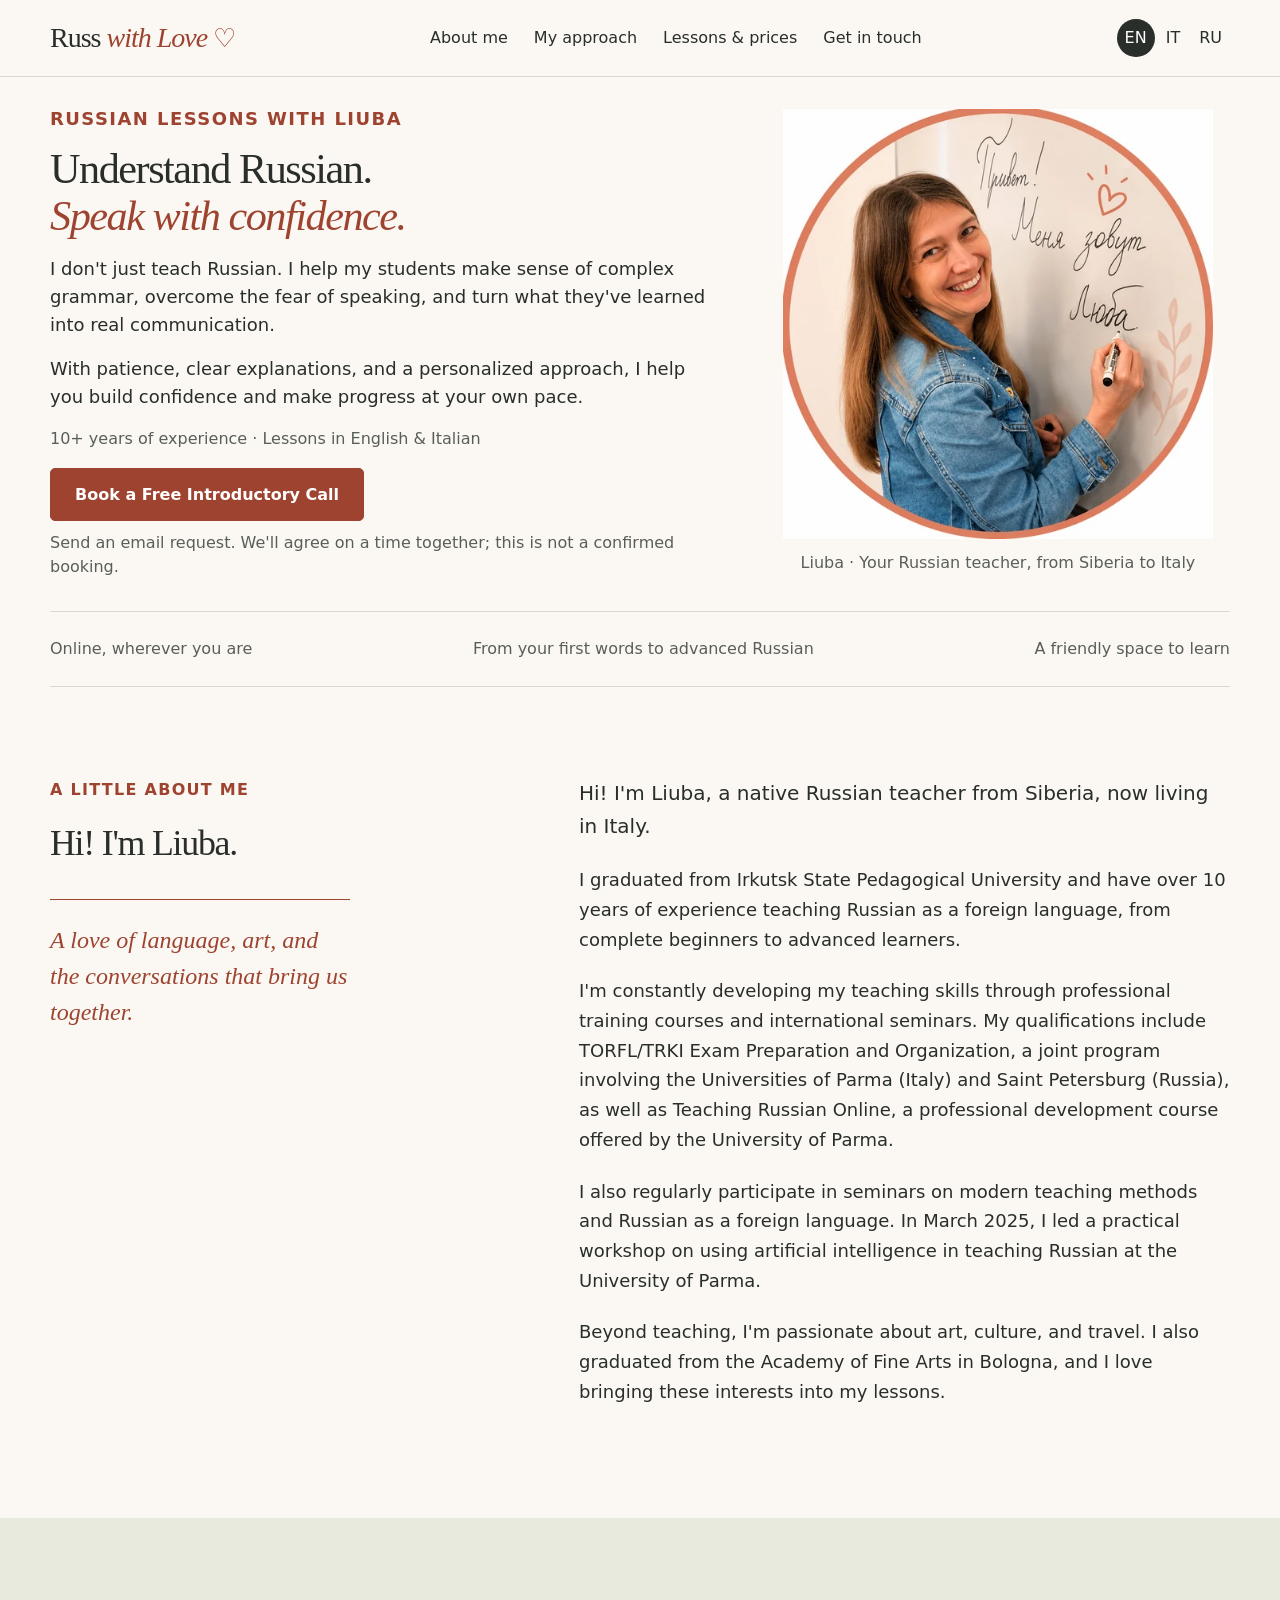
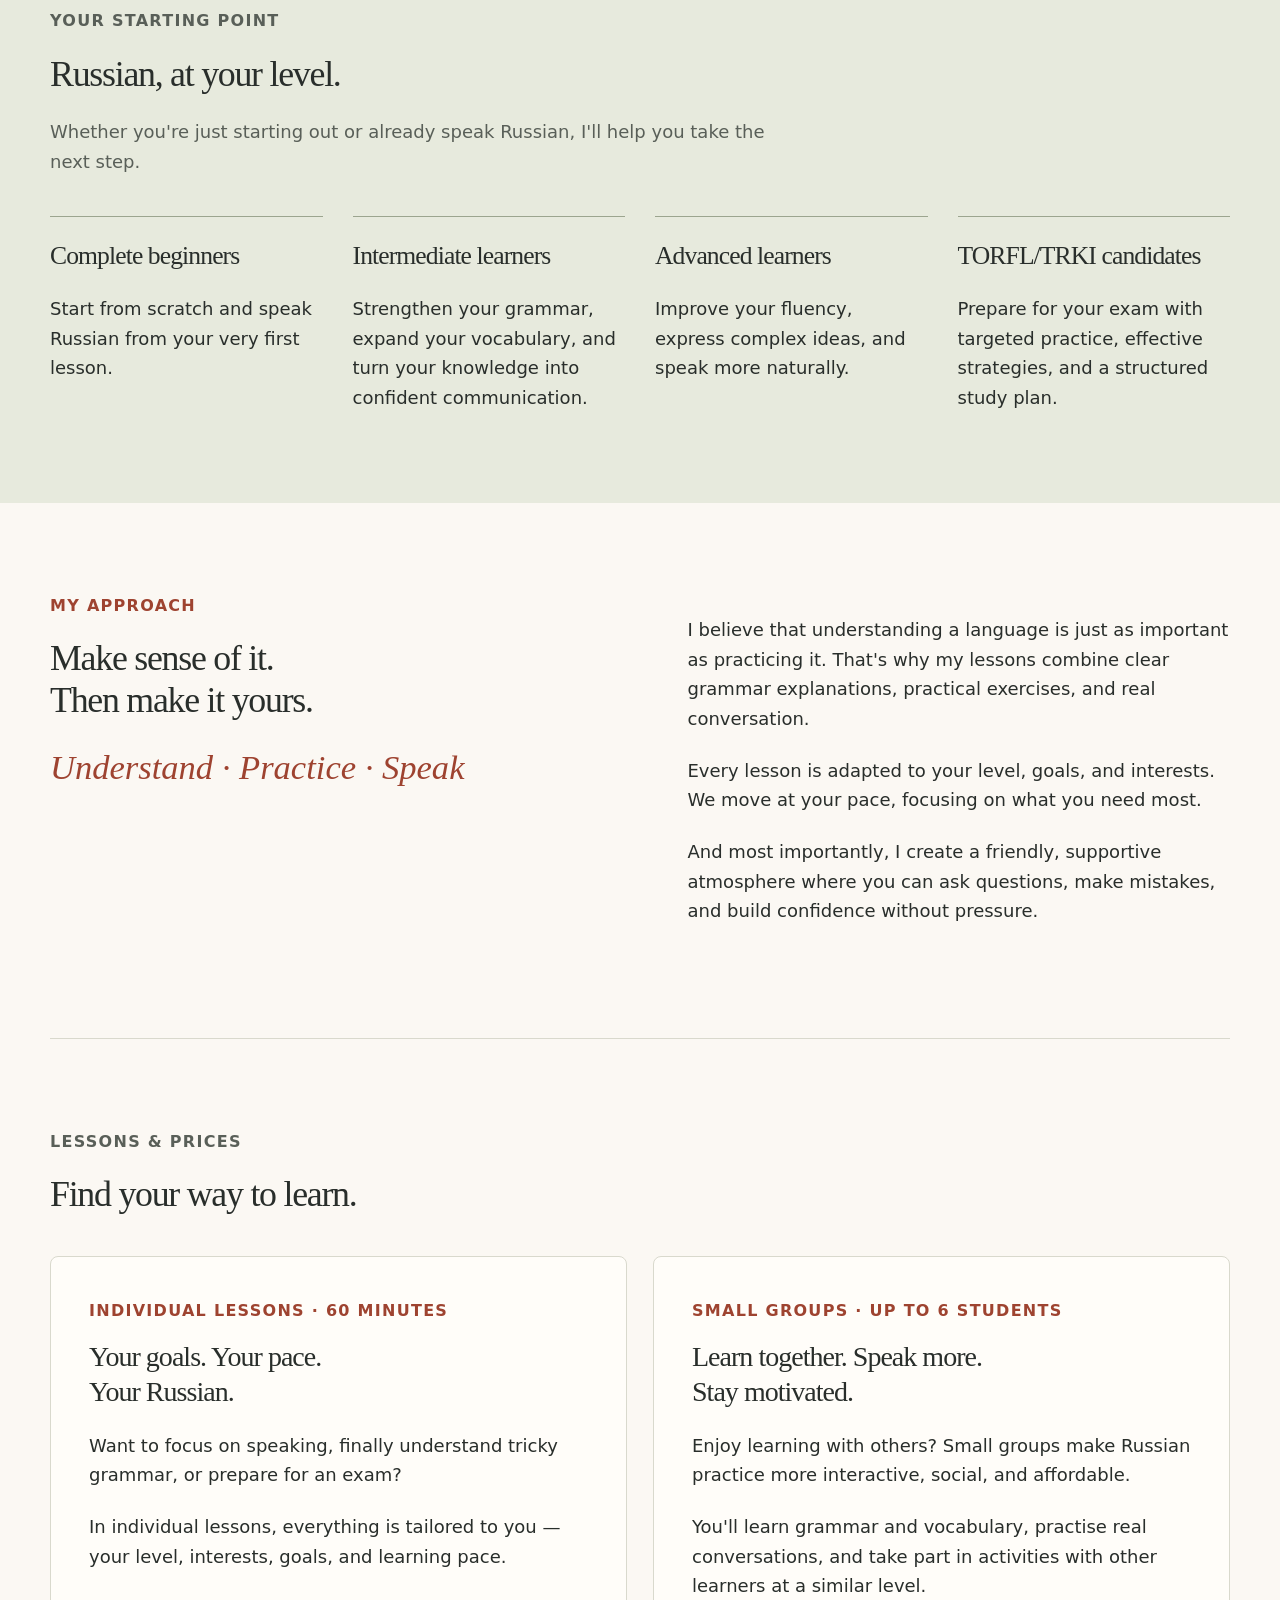
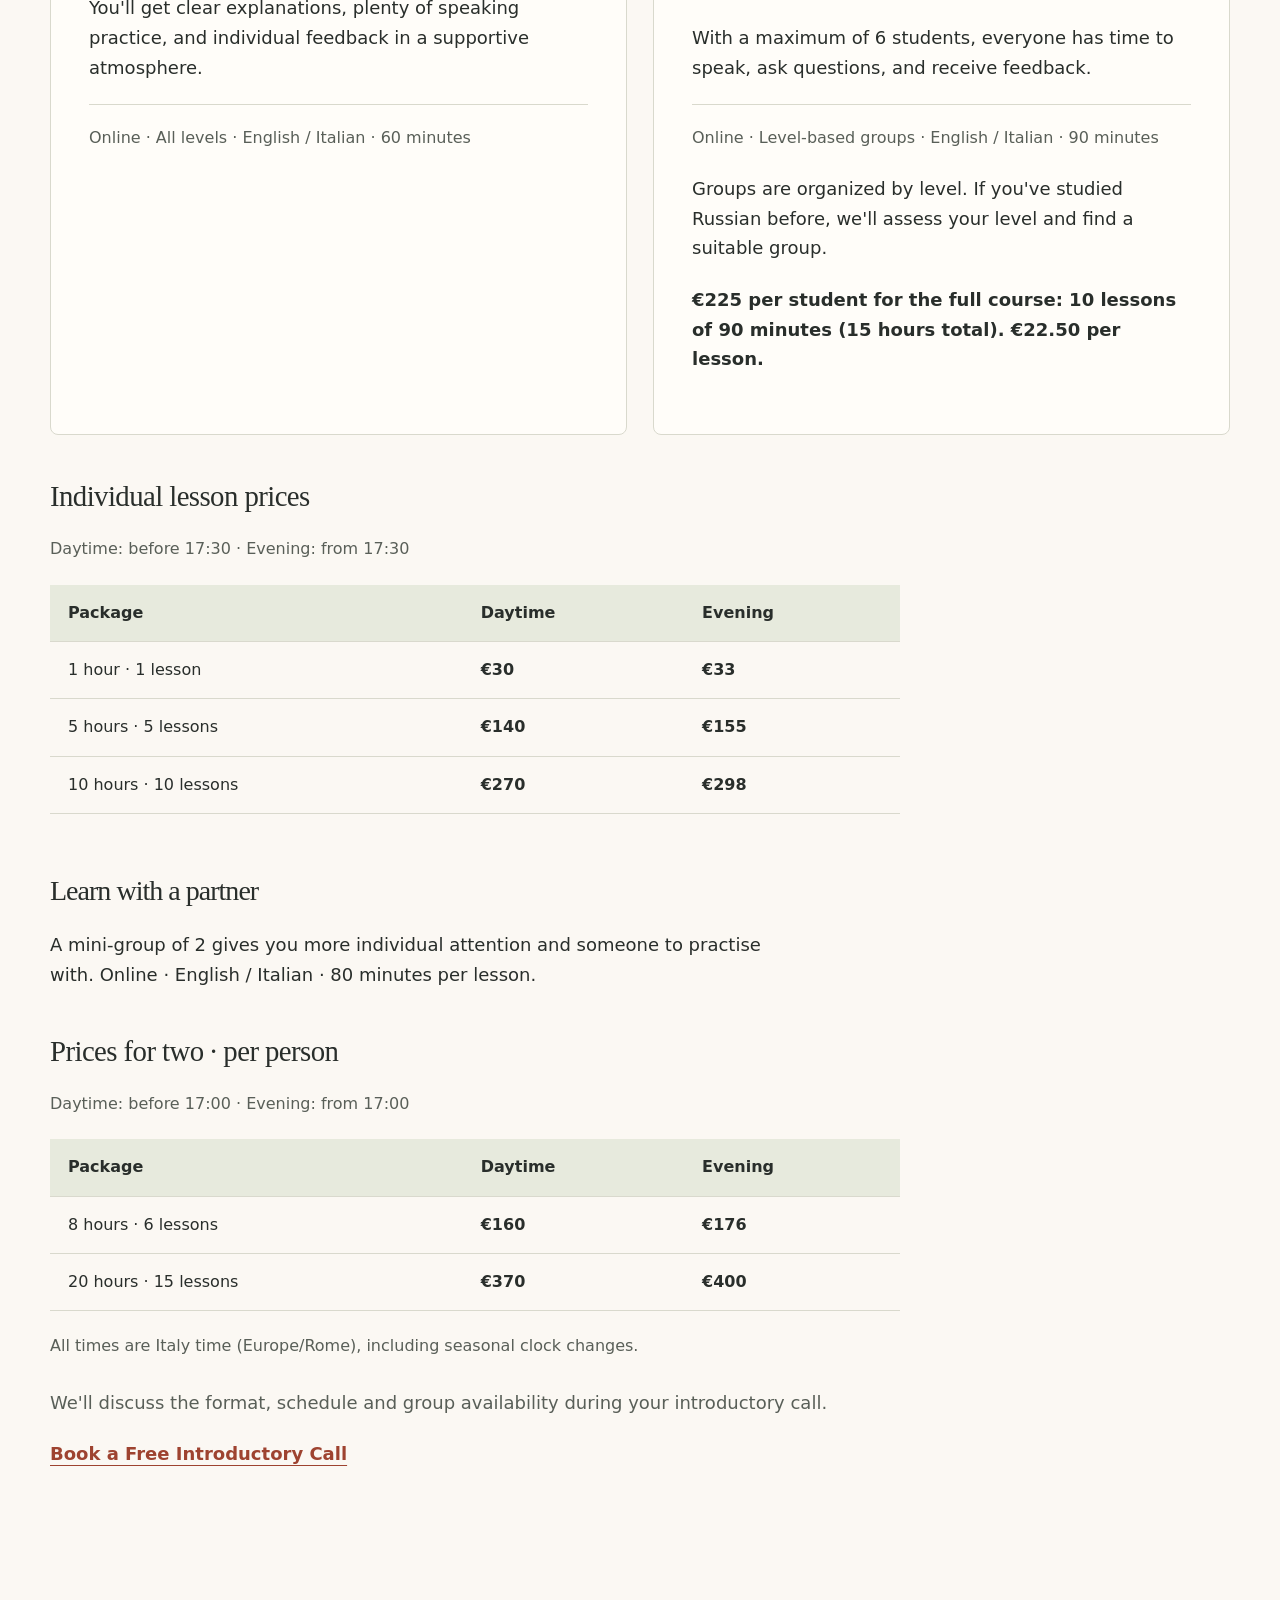
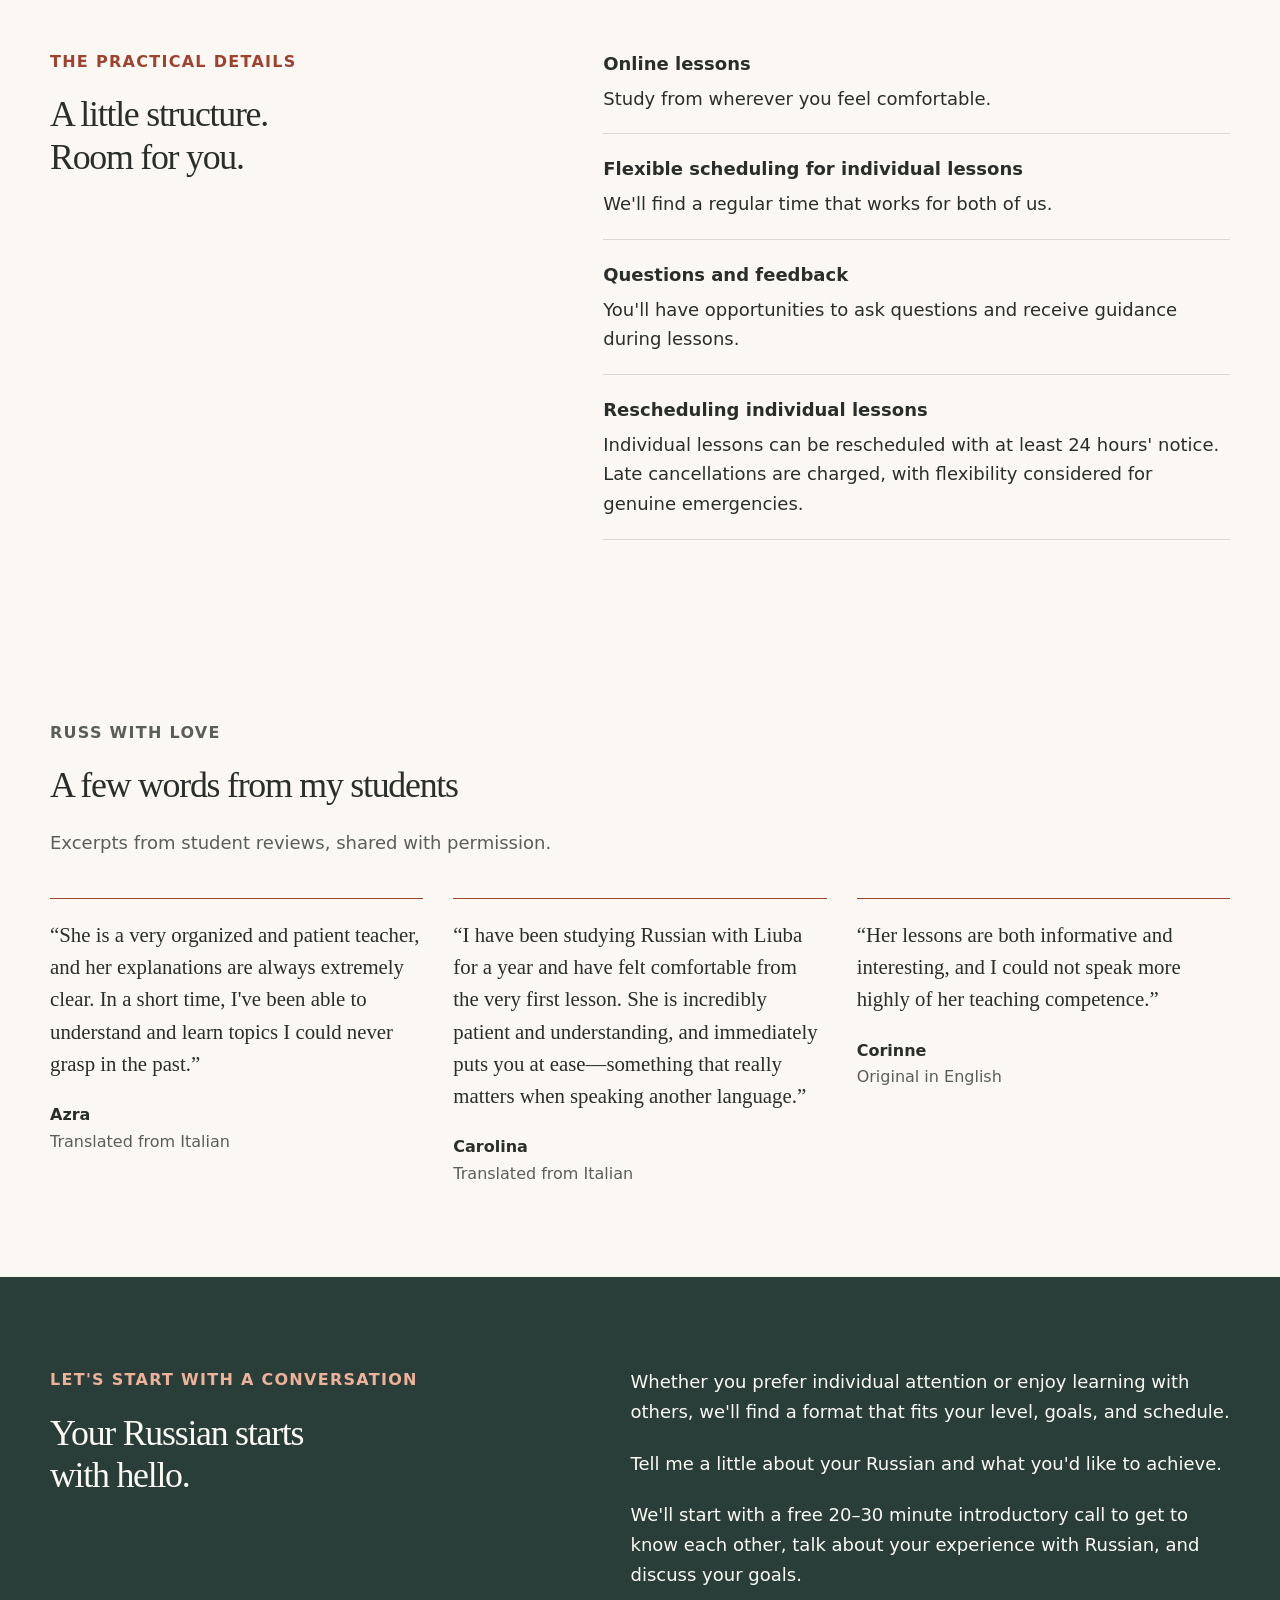
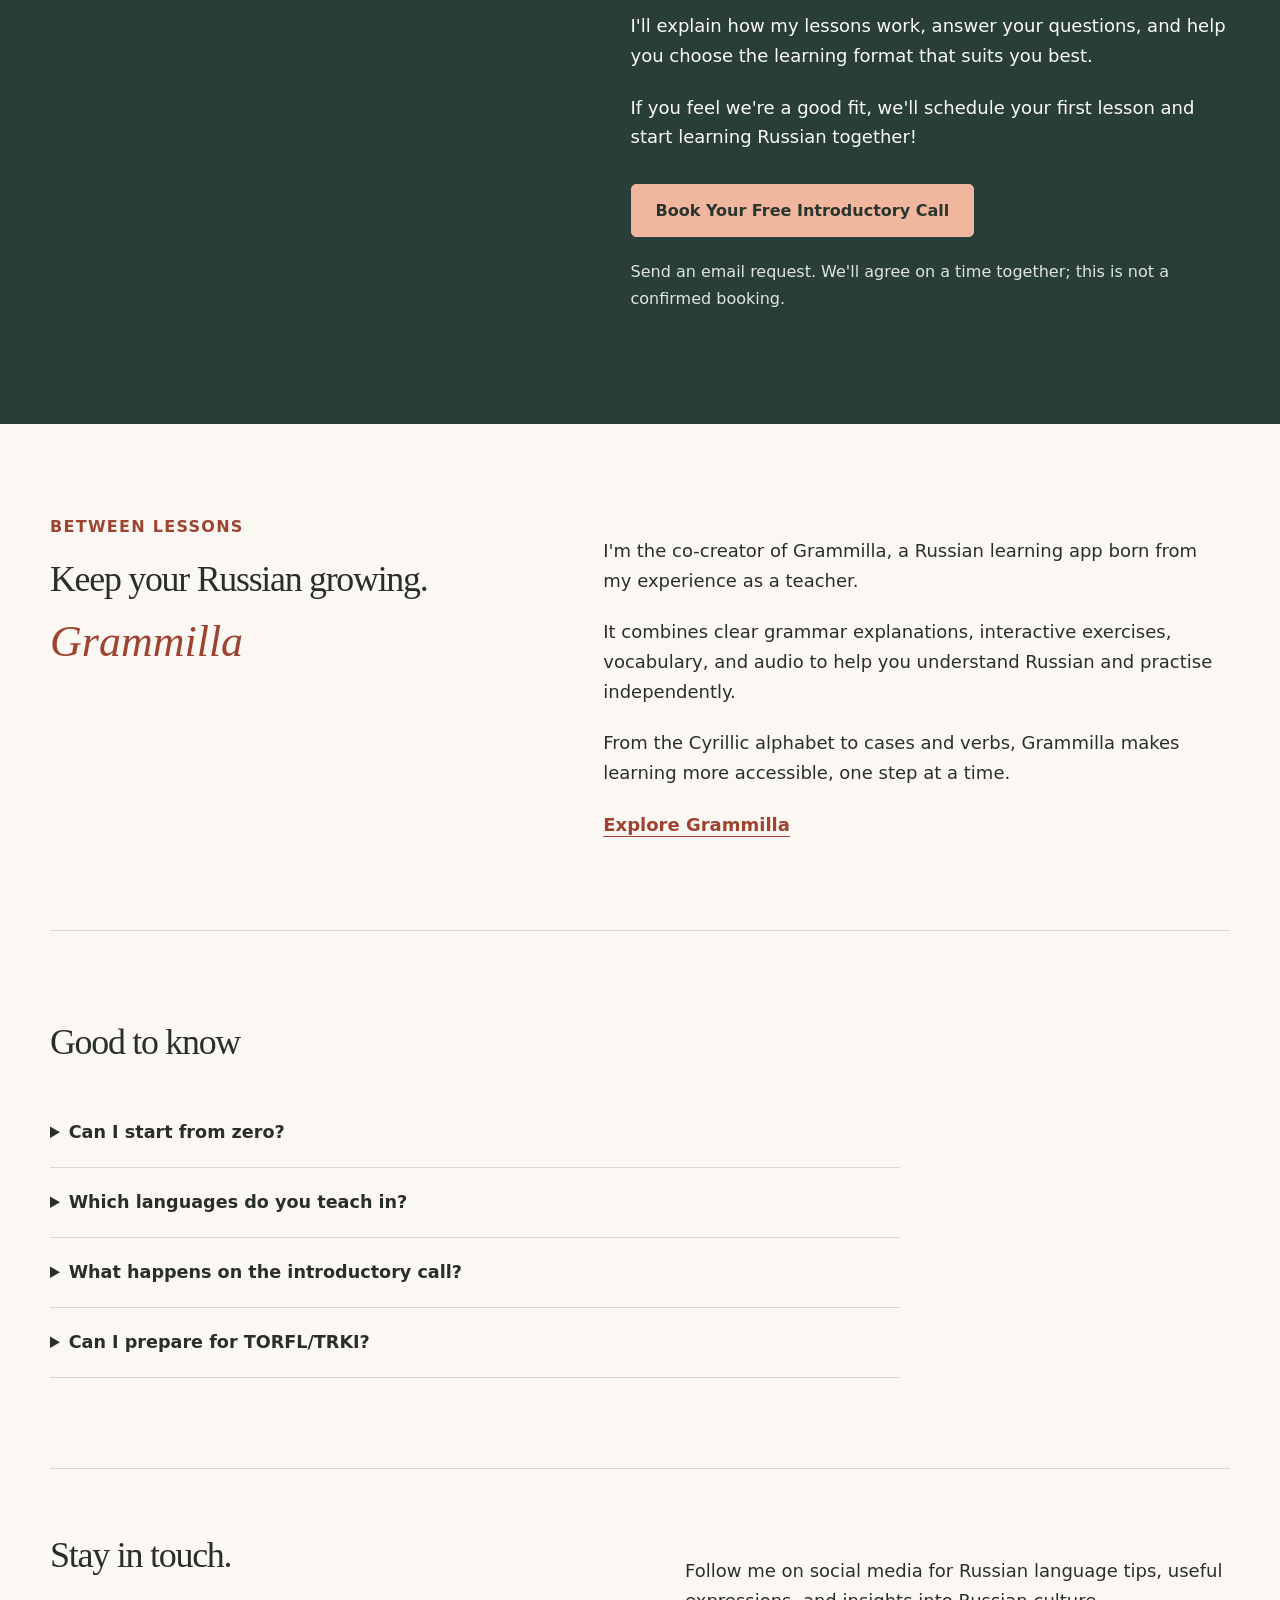
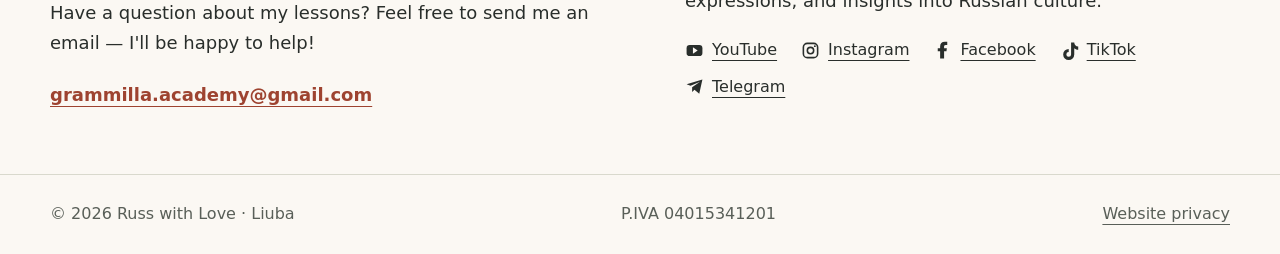
<file: index.html>
<!doctype html>
<html lang="en"><head><meta charset="utf-8"><meta name="viewport" content="width=device-width,initial-scale=1">
<title>Online Russian Lessons with Liuba | Russ with Love</title><meta name="description" content="Online Russian lessons with Liuba: individual tuition, small groups and TORFL/TRKI preparation. Clear explanations in English or Italian. Free introductory call."><meta name="theme-color" content="#fbf8f3"><meta name="google-site-verification" content="zuluS6yuf3MvCARNWKIKWjeLZQMuFsAksyqGJu3H5Sc"><meta name="msvalidate.01" content="674CF7AF30E9AA2058EB2AFCB538A620">
<link rel="canonical" href="https://grammilla-academy.github.io/russ-with-love/"><link rel="alternate" hreflang="en" href="https://grammilla-academy.github.io/russ-with-love/"><link rel="alternate" hreflang="it" href="https://grammilla-academy.github.io/russ-with-love/it/"><link rel="alternate" hreflang="ru" href="https://grammilla-academy.github.io/russ-with-love/ru/"><link rel="alternate" hreflang="x-default" href="https://grammilla-academy.github.io/russ-with-love/">
<meta property="og:type" content="website"><meta property="og:site_name" content="Russ with Love"><meta property="og:url" content="https://grammilla-academy.github.io/russ-with-love/"><meta property="og:title" content="Online Russian Lessons with Liuba | Russ with Love"><meta property="og:description" content="Online Russian lessons with Liuba: individual tuition, small groups and TORFL/TRKI preparation. Clear explanations in English or Italian. Free introductory call.">
<meta property="og:locale" content="en_GB"><meta property="og:image" content="https://grammilla-academy.github.io/russ-with-love/assets/social.jpg"><meta property="og:image:width" content="1200"><meta property="og:image:height" content="630"><meta property="og:image:alt" content="Liuba, Russian teacher, smiling beside a whiteboard where she introduces herself in Russian">
<meta name="twitter:card" content="summary_large_image"><meta name="twitter:title" content="Online Russian Lessons with Liuba | Russ with Love"><meta name="twitter:description" content="Online Russian lessons with Liuba: individual tuition, small groups and TORFL/TRKI preparation. Clear explanations in English or Italian. Free introductory call."><meta name="twitter:image" content="https://grammilla-academy.github.io/russ-with-love/assets/social.jpg"><meta name="twitter:image:alt" content="Liuba, Russian teacher, smiling beside a whiteboard where she introduces herself in Russian">
<link rel="icon" type="image/svg+xml" href="./assets/favicon.svg"><link rel="icon" sizes="32x32" href="./assets/favicon.png"><link rel="stylesheet" href="./site.css?v=365578be5a"></head><body>
<a class="skip" href="#main">Skip to content</a><header><div class="wrap topbar"><a class="brand" href="./" lang="en">Russ <em>with Love</em><span class="heart" aria-hidden="true">♡</span></a>
<nav aria-label="About me / Get in touch"><a href="./#about">About me</a><a href="./#approach">My approach</a><a href="./#lessons">Lessons &amp; prices</a><a href="./#contact">Get in touch</a></nav>
<div class="languages" role="navigation" aria-label="Page language"><a lang="en" hreflang="en" href="./" aria-current="page">EN</a><a lang="it" hreflang="it" href="./it/">IT</a><a lang="ru" hreflang="ru" href="./ru/">RU</a></div></div></header><main id="main"><div class="wrap"><section class="hero" aria-labelledby="hero-title"><div><p class="eyebrow">Russian lessons with Liuba</p><h1 id="hero-title">Understand Russian.<br><em>Speak with confidence.</em></h1><p>I don&#x27;t just teach Russian. I help my students make sense of complex grammar, overcome the fear of speaking, and turn what they&#x27;ve learned into real communication.</p><p>With patience, clear explanations, and a personalized approach, I help you build confidence and make progress at your own pace.</p><p class="experience">10+ years of experience · Lessons in English &amp; Italian</p><a class="button" href="mailto:grammilla.academy@gmail.com?subject=Free%20introductory%20call%20%E2%80%94%20Russ%20with%20Love">Book a Free Introductory Call</a><p class="note">Send an email request. We&#x27;ll agree on a time together; this is not a confirmed booking.</p></div><figure class="portrait"><img src="./assets/liuba-1080.webp" srcset="./assets/liuba-540.webp 540w, ./assets/liuba-1080.webp 1080w" sizes="(max-width:740px) calc(100vw - 36px), (max-width:1250px) 45vw, 520px" width="1254" height="1254" alt="Liuba, Russian teacher, smiling beside a whiteboard where she introduces herself in Russian" fetchpriority="high"><figcaption>Liuba · Your Russian teacher, from Siberia to Italy</figcaption></figure></section><div class="intro-line"><span>Online, wherever you are</span><span>From your first words to advanced Russian</span><span>A friendly space to learn</span></div>
<section class="section about" id="about" aria-labelledby="about-title"><div><p class="eyebrow">A little about me</p><h2 id="about-title">Hi! I&#x27;m Liuba.</h2><p class="aside">A love of language, art, and the conversations that bring us together.</p></div><div class="body"><p>Hi! I&#x27;m Liuba, a native Russian teacher from Siberia, now living in Italy.</p><p>I graduated from Irkutsk State Pedagogical University and have over 10 years of experience teaching Russian as a foreign language, from complete beginners to advanced learners.</p><p>I&#x27;m constantly developing my teaching skills through professional training courses and international seminars. My qualifications include TORFL/TRKI Exam Preparation and Organization, a joint program involving the Universities of Parma (Italy) and Saint Petersburg (Russia), as well as Teaching Russian Online, a professional development course offered by the University of Parma.</p><p>I also regularly participate in seminars on modern teaching methods and Russian as a foreign language. In March 2025, I led a practical workshop on using artificial intelligence in teaching Russian at the University of Parma.</p><p>Beyond teaching, I&#x27;m passionate about art, culture, and travel. I also graduated from the Academy of Fine Arts in Bologna, and I love bringing these interests into my lessons.</p></div></section></div>
<section class="tint section" aria-labelledby="audience-title"><div class="wrap"><div class="section-heading"><p class="eyebrow">Your starting point</p><h2 id="audience-title">Russian, at your level.</h2><p>Whether you&#x27;re just starting out or already speak Russian, I&#x27;ll help you take the next step.</p></div><div class="audience"><article><h3>Complete beginners</h3><p>Start from scratch and speak Russian from your very first lesson.</p></article><article><h3>Intermediate learners</h3><p>Strengthen your grammar, expand your vocabulary, and turn your knowledge into confident communication.</p></article><article><h3>Advanced learners</h3><p>Improve your fluency, express complex ideas, and speak more naturally.</p></article><article><h3>TORFL/TRKI candidates</h3><p>Prepare for your exam with targeted practice, effective strategies, and a structured study plan.</p></article></div></div></section>
<div class="wrap"><section class="section approach" id="approach" aria-labelledby="approach-title"><div><p class="eyebrow">My approach</p><h2 id="approach-title">Make sense of it.<br>Then make it yours.</h2><p class="steps">Understand · Practice · Speak</p></div><div class="body"><p>I believe that understanding a language is just as important as practicing it. That&#x27;s why my lessons combine clear grammar explanations, practical exercises, and real conversation.</p><p>Every lesson is adapted to your level, goals, and interests. We move at your pace, focusing on what you need most.</p><p>And most importantly, I create a friendly, supportive atmosphere where you can ask questions, make mistakes, and build confidence without pressure.</p></div></section>
<section class="section lessons" id="lessons" aria-labelledby="lessons-title"><div class="section-heading"><p class="eyebrow">Lessons &amp; prices</p><h2 id="lessons-title">Find your way to learn.</h2></div><div class="formats"><article class="format"><span class="tag">Individual lessons · 60 minutes</span><h3>Your goals. Your pace.<br>Your Russian.</h3><p>Want to focus on speaking, finally understand tricky grammar, or prepare for an exam?</p><p>In individual lessons, everything is tailored to you — your level, interests, goals, and learning pace.</p><p>You&#x27;ll get clear explanations, plenty of speaking practice, and individual feedback in a supportive atmosphere.</p><p class="meta">Online · All levels · English / Italian · 60 minutes</p></article><article class="format"><span class="tag">Small groups · Up to 6 students</span><h3>Learn together. Speak more.<br>Stay motivated.</h3><p>Enjoy learning with others? Small groups make Russian practice more interactive, social, and affordable.</p><p>You&#x27;ll learn grammar and vocabulary, practise real conversations, and take part in activities with other learners at a similar level.</p><p>With a maximum of 6 students, everyone has time to speak, ask questions, and receive feedback.</p><p class="meta">Online · Level-based groups · English / Italian · 90 minutes</p><p>Groups are organized by level. If you&#x27;ve studied Russian before, we&#x27;ll assess your level and find a suitable group.</p><p><strong>€225 per student for the full course: 10 lessons of 90 minutes (15 hours total). €22.50 per lesson.</strong></p></article></div>
<div class="pricing"><h3>Individual lesson prices</h3><p class="time">Daytime: before 17:30 · Evening: from 17:30</p><div class="table-scroll"><table><caption class="sr-only">Individual lesson prices</caption><thead><tr><th scope="col">Package</th><th scope="col">Daytime</th><th scope="col">Evening</th></tr></thead><tbody><tr><th scope="row">1 hour · 1 lesson</th><td>€30</td><td>€33</td></tr><tr><th scope="row">5 hours · 5 lessons</th><td>€140</td><td>€155</td></tr><tr><th scope="row">10 hours · 10 lessons</th><td>€270</td><td>€298</td></tr></tbody></table></div></div><div class="pair-intro"><h3>Learn with a partner</h3><p>A mini-group of 2 gives you more individual attention and someone to practise with. Online · English / Italian · 80 minutes per lesson.</p></div><div class="pricing"><h3>Prices for two · per person</h3><p class="time">Daytime: before 17:00 · Evening: from 17:00</p><div class="table-scroll"><table><caption class="sr-only">Prices for two · per person</caption><thead><tr><th scope="col">Package</th><th scope="col">Daytime</th><th scope="col">Evening</th></tr></thead><tbody><tr><th scope="row">8 hours · 6 lessons</th><td>€160</td><td>€176</td></tr><tr><th scope="row">20 hours · 15 lessons</th><td>€370</td><td>€400</td></tr></tbody></table></div></div><p class="time">All times are Italy time (Europe/Rome), including seasonal clock changes.</p><p class="price-note">We&#x27;ll discuss the format, schedule and group availability during your introductory call.</p><a class="text-link" href="#start">Book a Free Introductory Call</a></section>
<section class="section practical" aria-labelledby="practical-title"><div><p class="eyebrow">The practical details</p><h2 id="practical-title">A little structure.<br>Room for you.</h2></div><ul><li><strong>Online lessons</strong>Study from wherever you feel comfortable.</li><li><strong>Flexible scheduling for individual lessons</strong>We&#x27;ll find a regular time that works for both of us.</li><li><strong>Questions and feedback</strong>You&#x27;ll have opportunities to ask questions and receive guidance during lessons.</li><li><strong>Rescheduling individual lessons</strong>Individual lessons can be rescheduled with at least 24 hours&#x27; notice. Late cancellations are charged, with flexibility considered for genuine emergencies.</li></ul></section>
<section class="section reviews" aria-labelledby="reviews-title"><div class="section-heading"><p class="eyebrow">Russ with Love</p><h2 id="reviews-title">A few words from my students</h2><p>Excerpts from student reviews, shared with permission.</p></div><div class="review-grid"><figure><blockquote><p>“She is a very organized and patient teacher, and her explanations are always extremely clear. In a short time, I&#x27;ve been able to understand and learn topics I could never grasp in the past.”</p></blockquote><figcaption>Azra<span>Translated from Italian</span></figcaption></figure><figure><blockquote><p>“I have been studying Russian with Liuba for a year and have felt comfortable from the very first lesson. She is incredibly patient and understanding, and immediately puts you at ease—something that really matters when speaking another language.”</p></blockquote><figcaption>Carolina<span>Translated from Italian</span></figcaption></figure><figure><blockquote><p>“Her lessons are both informative and interesting, and I could not speak more highly of her teaching competence.”</p></blockquote><figcaption>Corinne<span>Original in English</span></figcaption></figure></div></section></div>
<section class="call section" id="start" aria-labelledby="call-title"><div class="wrap call-grid"><div><p class="eyebrow">Let&#x27;s start with a conversation</p><h2 id="call-title">Your Russian starts<br>with hello.</h2></div><div class="body"><p>Whether you prefer individual attention or enjoy learning with others, we&#x27;ll find a format that fits your level, goals, and schedule.</p><p>Tell me a little about your Russian and what you&#x27;d like to achieve.</p><p>We&#x27;ll start with a free 20–30 minute introductory call to get to know each other, talk about your experience with Russian, and discuss your goals.</p><p>I&#x27;ll explain how my lessons work, answer your questions, and help you choose the learning format that suits you best.</p><p>If you feel we&#x27;re a good fit, we&#x27;ll schedule your first lesson and start learning Russian together!</p><a class="button" href="mailto:grammilla.academy@gmail.com?subject=Free%20introductory%20call%20%E2%80%94%20Russ%20with%20Love">Book Your Free Introductory Call</a><p class="note">Send an email request. We&#x27;ll agree on a time together; this is not a confirmed booking.</p></div></div></section>
<div class="wrap"><section class="app-block section" aria-labelledby="app-title"><div><p class="eyebrow">Between lessons</p><h2 id="app-title">Keep your Russian growing.</h2><div class="app-name" lang="en">Grammilla</div></div><div class="body"><p>I&#x27;m the co-creator of Grammilla, a Russian learning app born from my experience as a teacher.</p><p>It combines clear grammar explanations, interactive exercises, vocabulary, and audio to help you understand Russian and practise independently.</p><p>From the Cyrillic alphabet to cases and verbs, Grammilla makes learning more accessible, one step at a time.</p><a class="text-link" href="https://gramillaapp.github.io/grammilla-support/">Explore Grammilla</a></div></section>
<section class="section faq" aria-labelledby="faq-title"><h2 id="faq-title">Good to know</h2><details><summary>Can I start from zero?</summary><p>Yes. Lessons are available for complete beginners as well as intermediate and advanced learners.</p></details><details><summary>Which languages do you teach in?</summary><p>I teach Russian with explanations in English or Italian.</p></details><details><summary>What happens on the introductory call?</summary><p>The free call lasts 20–30 minutes. We&#x27;ll talk about your Russian, your goals and a suitable learning format. Request the call by email; we&#x27;ll agree on a time together.</p></details><details><summary>Can I prepare for TORFL/TRKI?</summary><p>Yes. We can work on targeted exam practice, strategies and a structured study plan.</p></details></section>
<section class="contact" id="contact" aria-labelledby="contact-title"><div><h2 id="contact-title">Stay in touch.</h2><p>Have a question about my lessons? Feel free to send me an email — I&#x27;ll be happy to help!</p><a class="text-link email" href="mailto:grammilla.academy@gmail.com">grammilla.academy@gmail.com</a></div><div><p>Follow me on social media for Russian language tips, useful expressions, and insights into Russian culture.</p><div class="socials"><a href="https://www.youtube.com/@russwithlove"><svg viewBox="0 0 24 24" aria-hidden="true"><rect x="2" y="5" width="20" height="14" rx="4"/><path d="m10 8 6 4-6 4Z" fill="var(--paper)"/></svg>YouTube</a><a href="https://www.instagram.com/russ.with.love/"><svg viewBox="0 0 24 24" aria-hidden="true"><rect x="3" y="3" width="18" height="18" rx="5" fill="none" stroke="currentColor" stroke-width="2"/><circle cx="12" cy="12" r="4" fill="none" stroke="currentColor" stroke-width="2"/><circle cx="17.5" cy="6.5" r="1.2"/></svg>Instagram</a><a href="https://www.facebook.com/profile.php?id=61594652851311&amp;sk=reels_tab"><svg viewBox="0 0 24 24" aria-hidden="true"><path d="M14 22v-9h3l.5-4H14V7c0-1 .4-2 2-2h2V1h-3c-4 0-6 2-6 6v2H6v4h3v9Z"/></svg>Facebook</a><a href="https://www.tiktok.com/@russ.with.love"><svg viewBox="0 0 24 24" aria-hidden="true"><path d="M14 2h4c0 3 2 5 5 5v4c-2 0-4-1-5-2v8a7 7 0 1 1-7-7v4a3 3 0 1 0 3 3Z"/></svg>TikTok</a><a href="https://t.me/russ_with_love"><svg viewBox="0 0 24 24" aria-hidden="true"><path d="M22 3 18 21l-6-5-3 3v-6l10-7-12 5-5-2Z"/></svg>Telegram</a></div></div></section></div></main><script type="application/ld+json">{"@context": "https://schema.org", "@graph": [{"@type": "Person", "@id": "https://grammilla-academy.github.io/russ-with-love/#liuba", "name": "Liuba", "alternateName": "Люба", "jobTitle": "Russian language teacher", "description": "Hi! I'm Liuba, a native Russian teacher from Siberia, now living in Italy.", "knowsLanguage": ["Russian", "English", "Italian"], "url": "https://grammilla-academy.github.io/russ-with-love/", "image": "https://grammilla-academy.github.io/russ-with-love/assets/liuba-1080.webp", "sameAs": ["https://www.youtube.com/@russwithlove", "https://www.instagram.com/russ.with.love/", "https://www.facebook.com/profile.php?id=61594652851311&sk=reels_tab", "https://www.tiktok.com/@russ.with.love", "https://t.me/russ_with_love"]}, {"@type": "WebSite", "@id": "https://grammilla-academy.github.io/russ-with-love/#website", "name": "Russ with Love", "url": "https://grammilla-academy.github.io/russ-with-love/", "inLanguage": ["en", "it", "ru"]}, {"@type": "WebPage", "@id": "https://grammilla-academy.github.io/russ-with-love/#page", "url": "https://grammilla-academy.github.io/russ-with-love/", "name": "Online Russian Lessons with Liuba | Russ with Love", "description": "Online Russian lessons with Liuba: individual tuition, small groups and TORFL/TRKI preparation. Clear explanations in English or Italian. Free introductory call.", "inLanguage": "en", "isPartOf": {"@id": "https://grammilla-academy.github.io/russ-with-love/#website"}, "about": {"@id": "https://grammilla-academy.github.io/russ-with-love/#liuba"}, "primaryImageOfPage": {"@type": "ImageObject", "contentUrl": "https://grammilla-academy.github.io/russ-with-love/assets/liuba-1080.webp", "width": 1080, "height": 1080, "caption": "Liuba, Russian teacher, smiling beside a whiteboard where she introduces herself in Russian"}}]}</script><footer><div class="wrap footer-row"><span>© 2026 Russ with Love · Liuba</span><span>P.IVA 04015341201</span><a href="./privacy.html">Website privacy</a></div></footer></body></html>
</file>
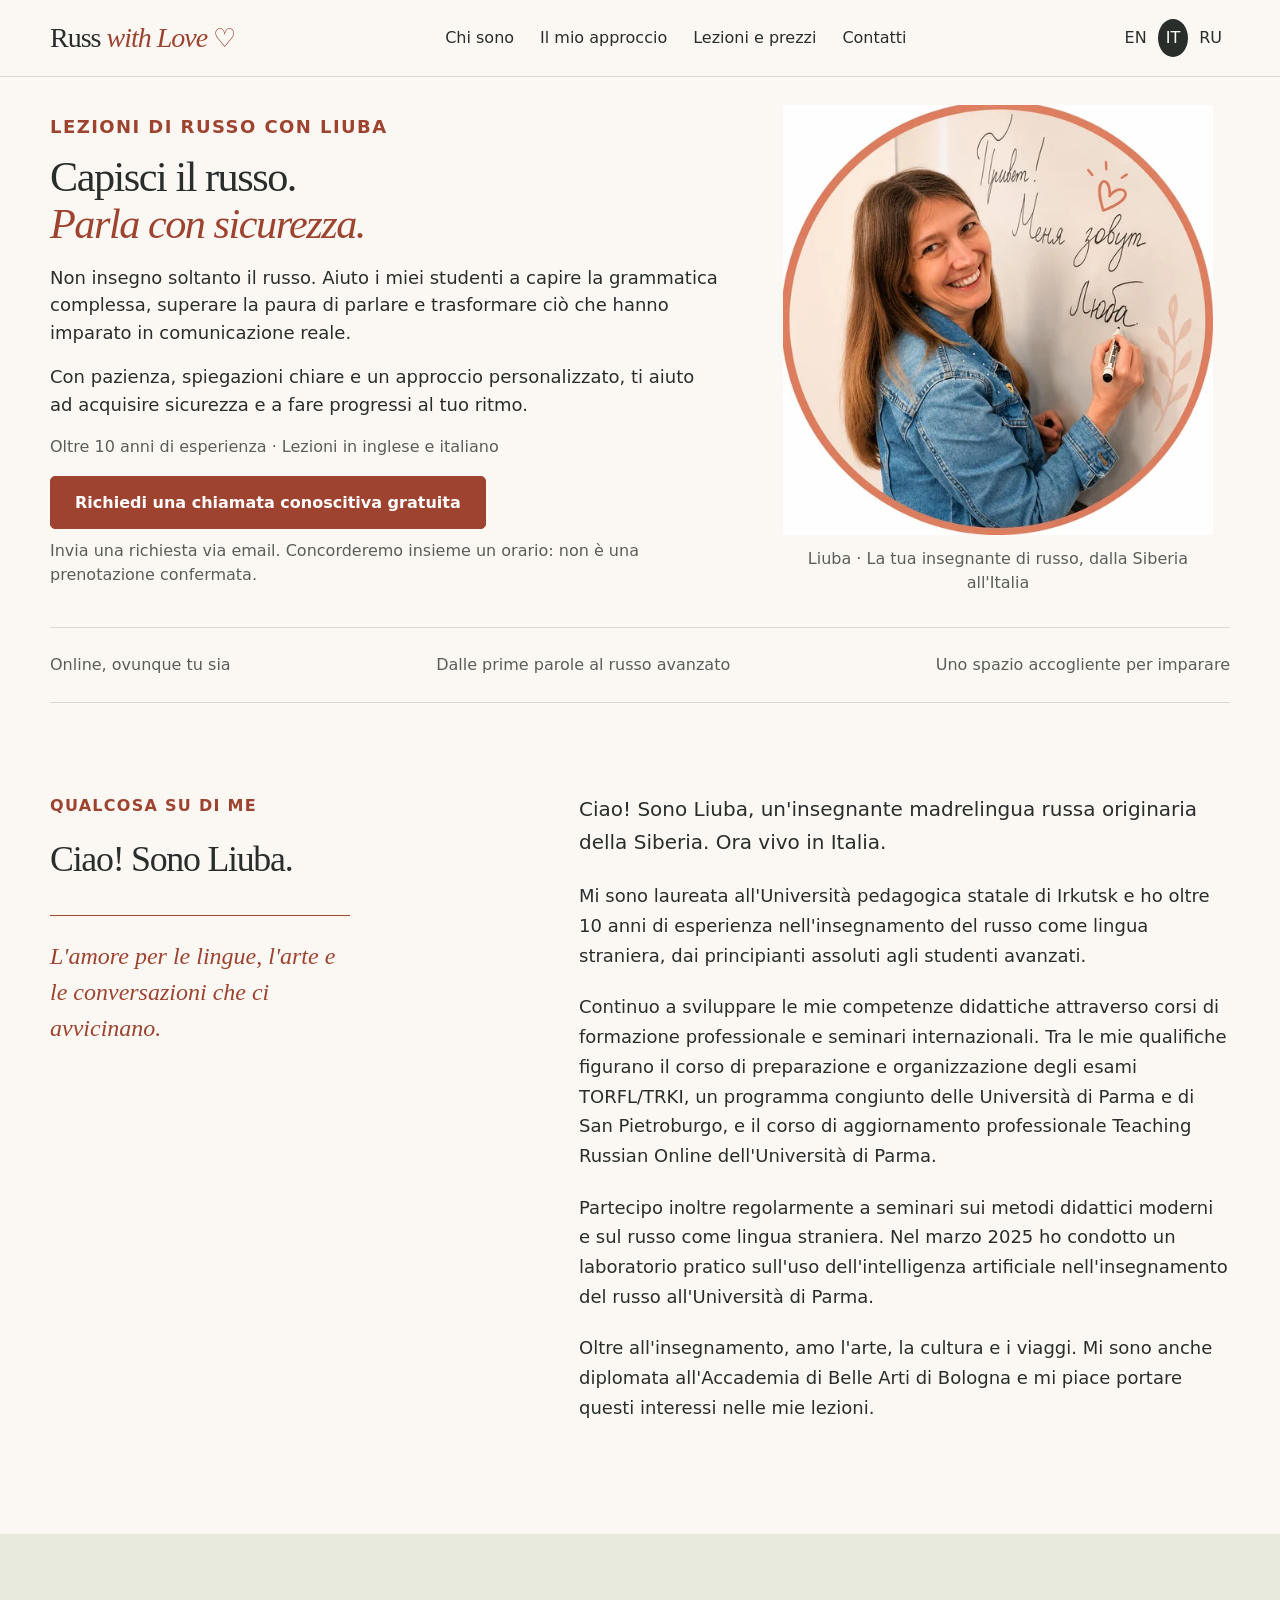
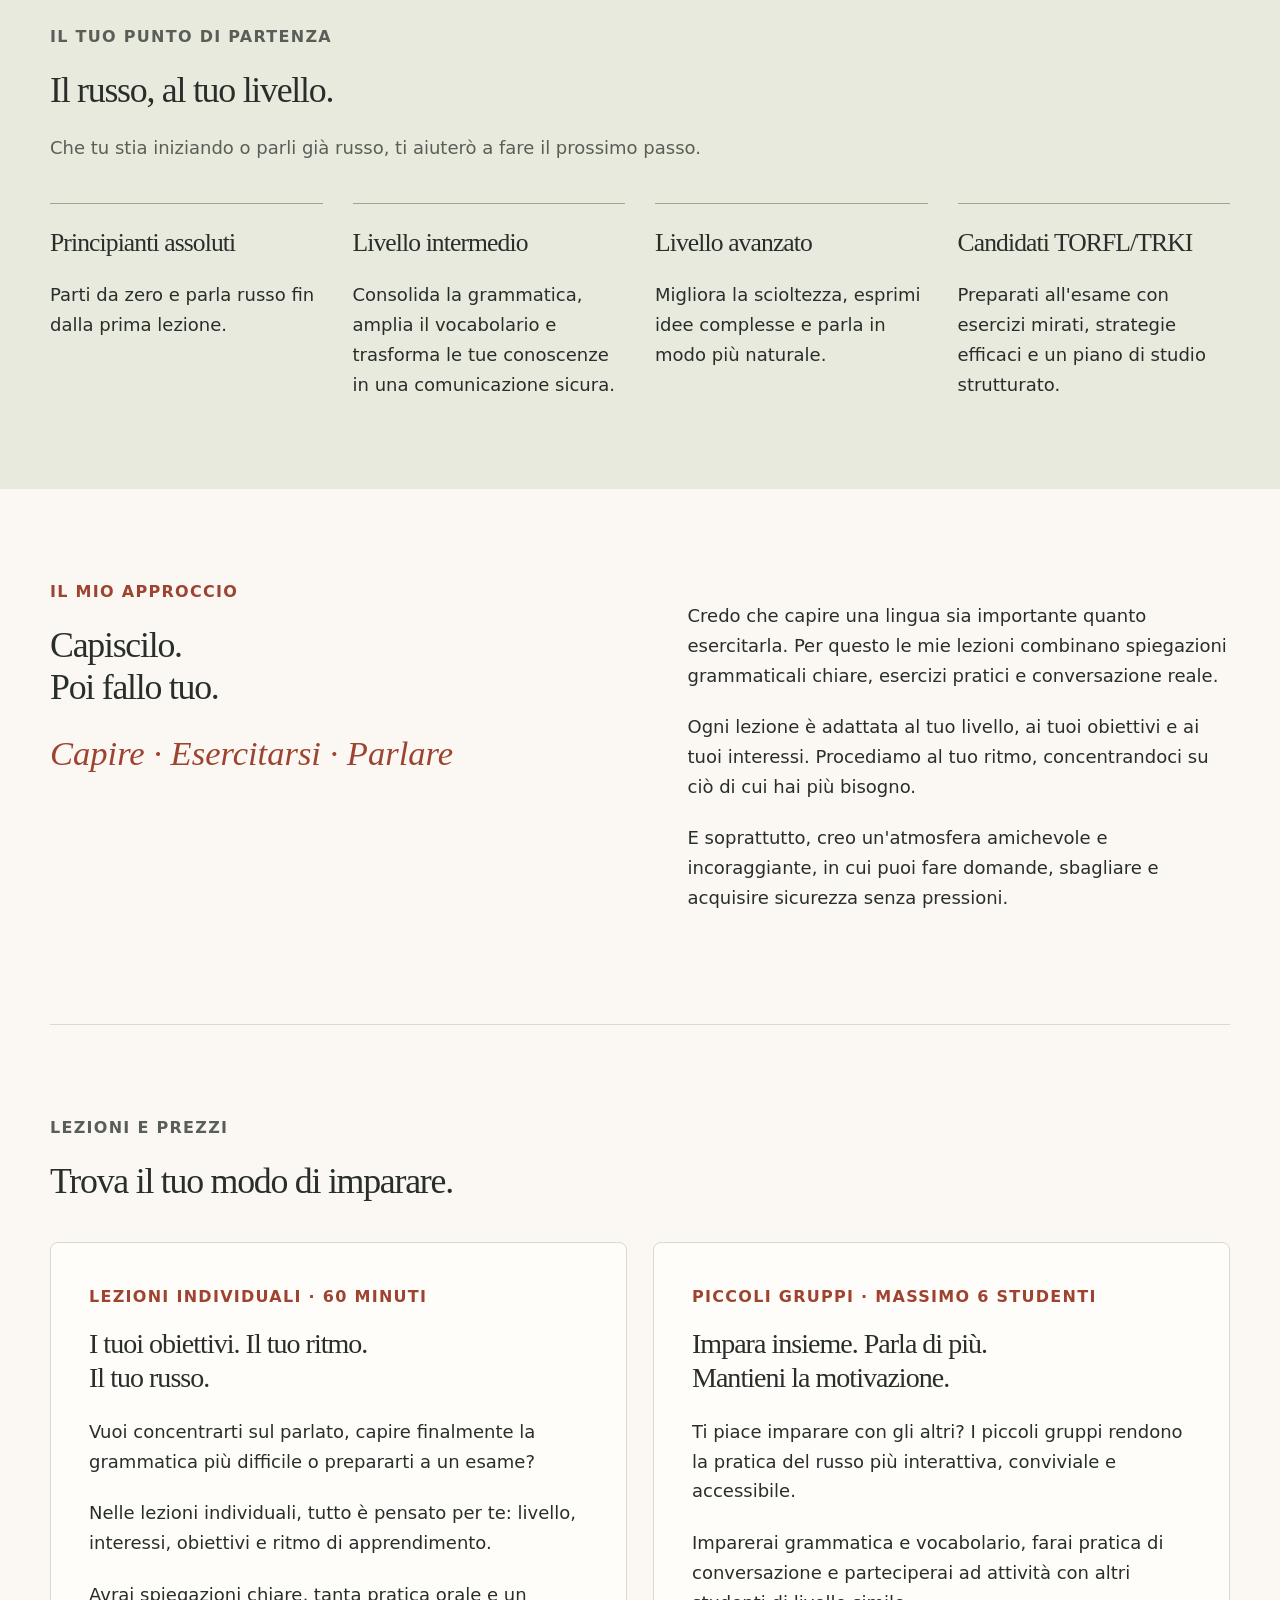
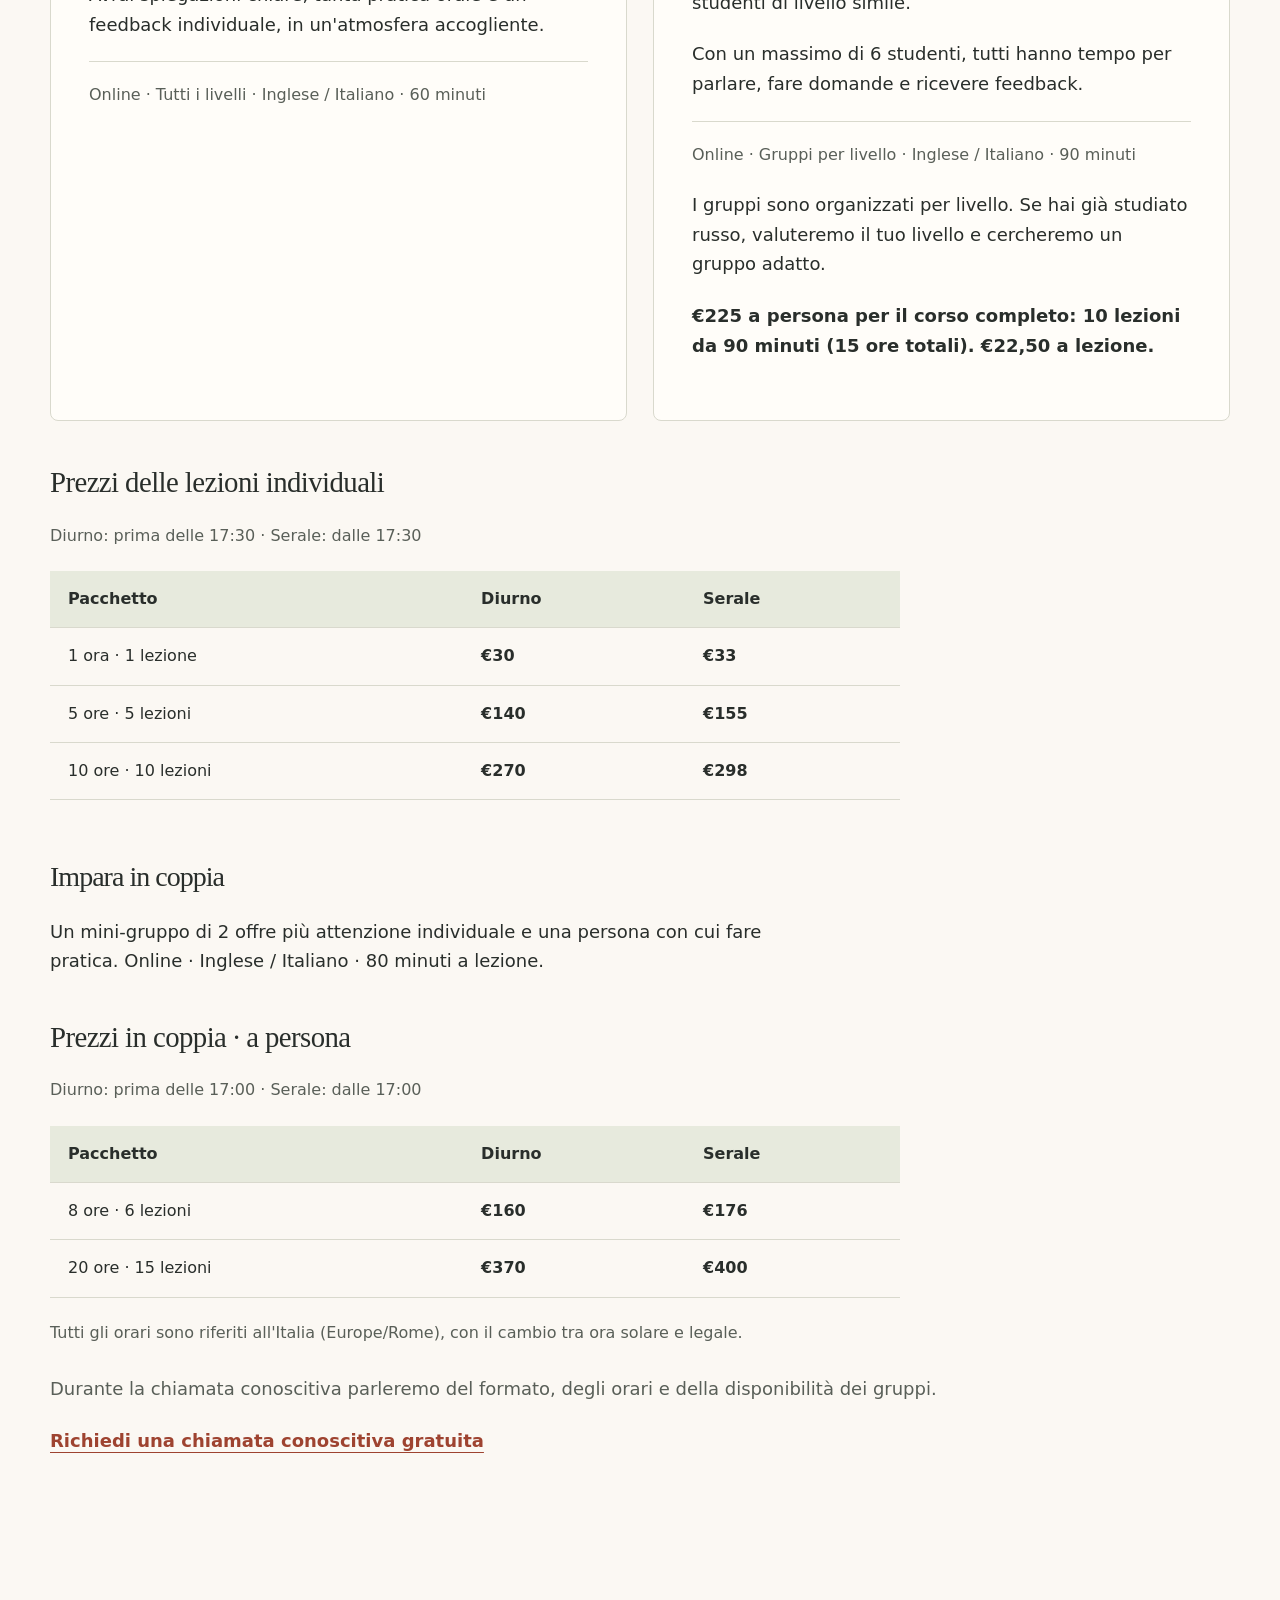
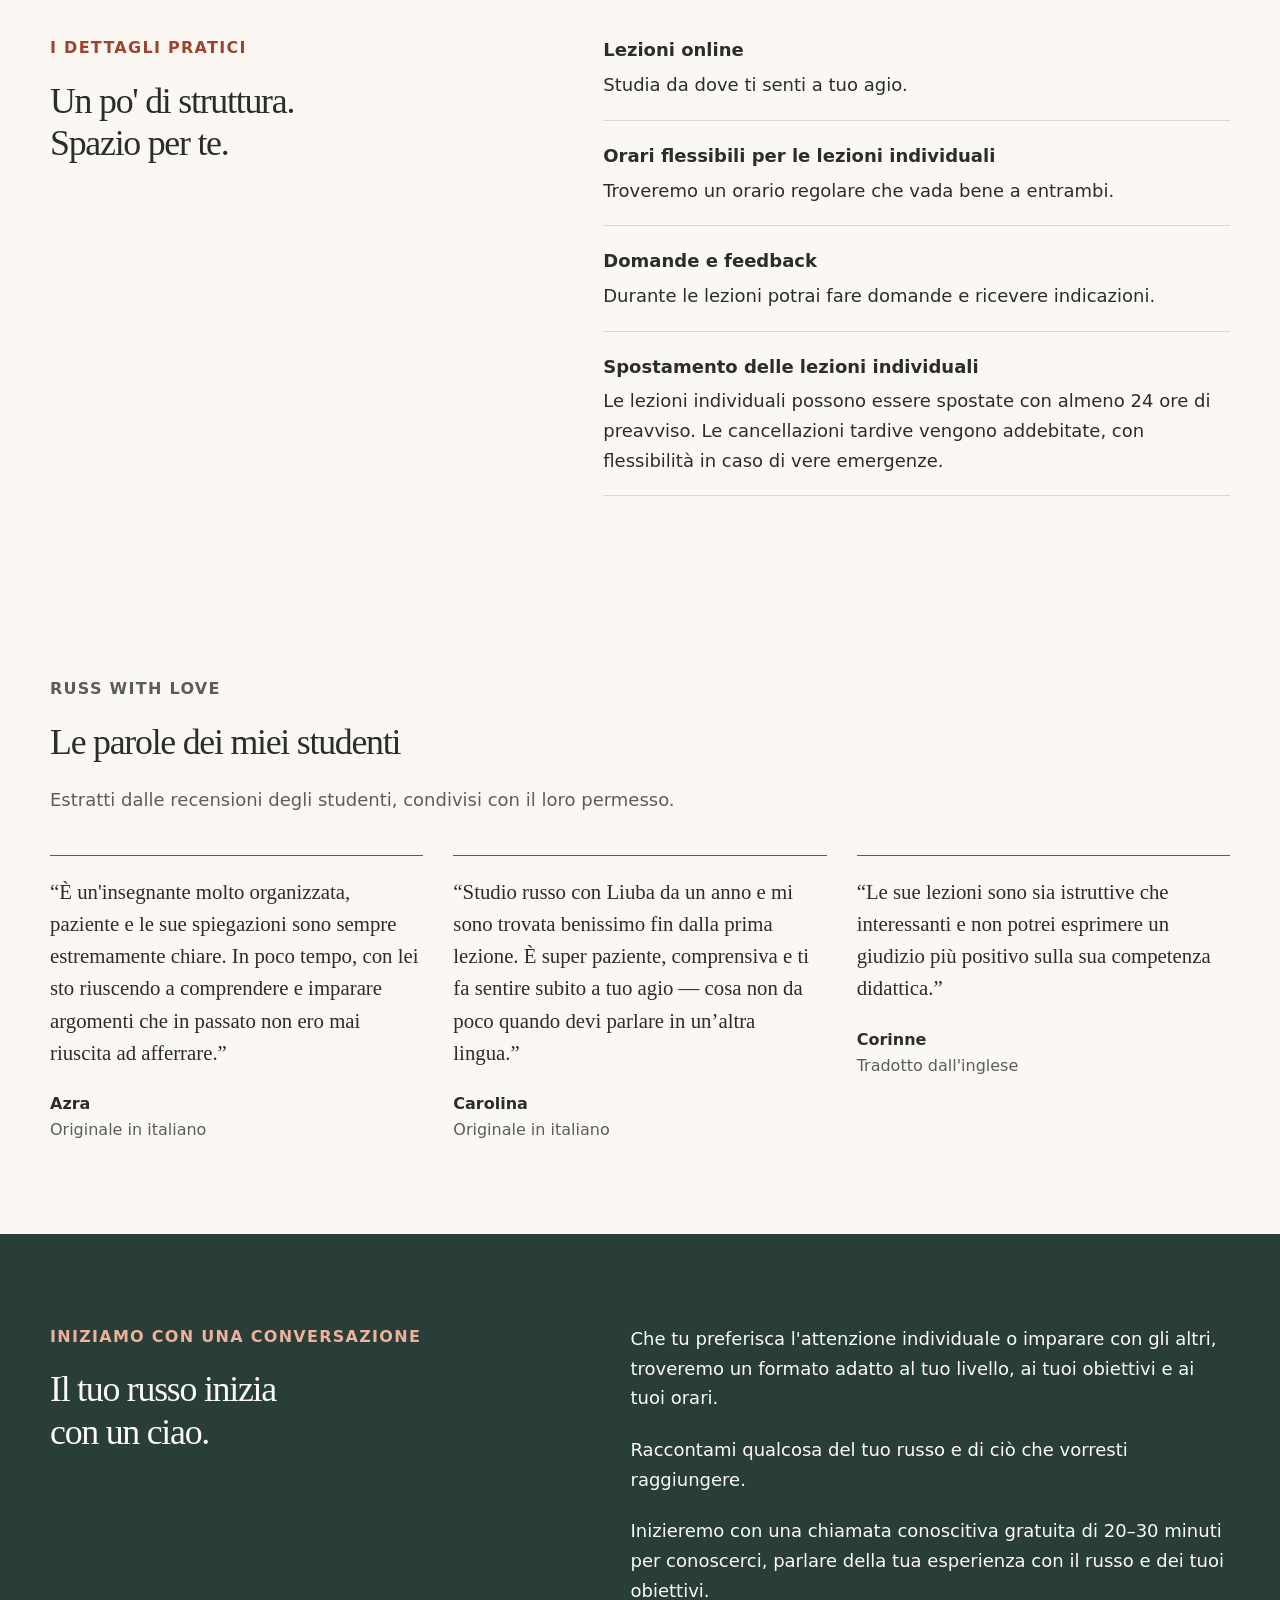
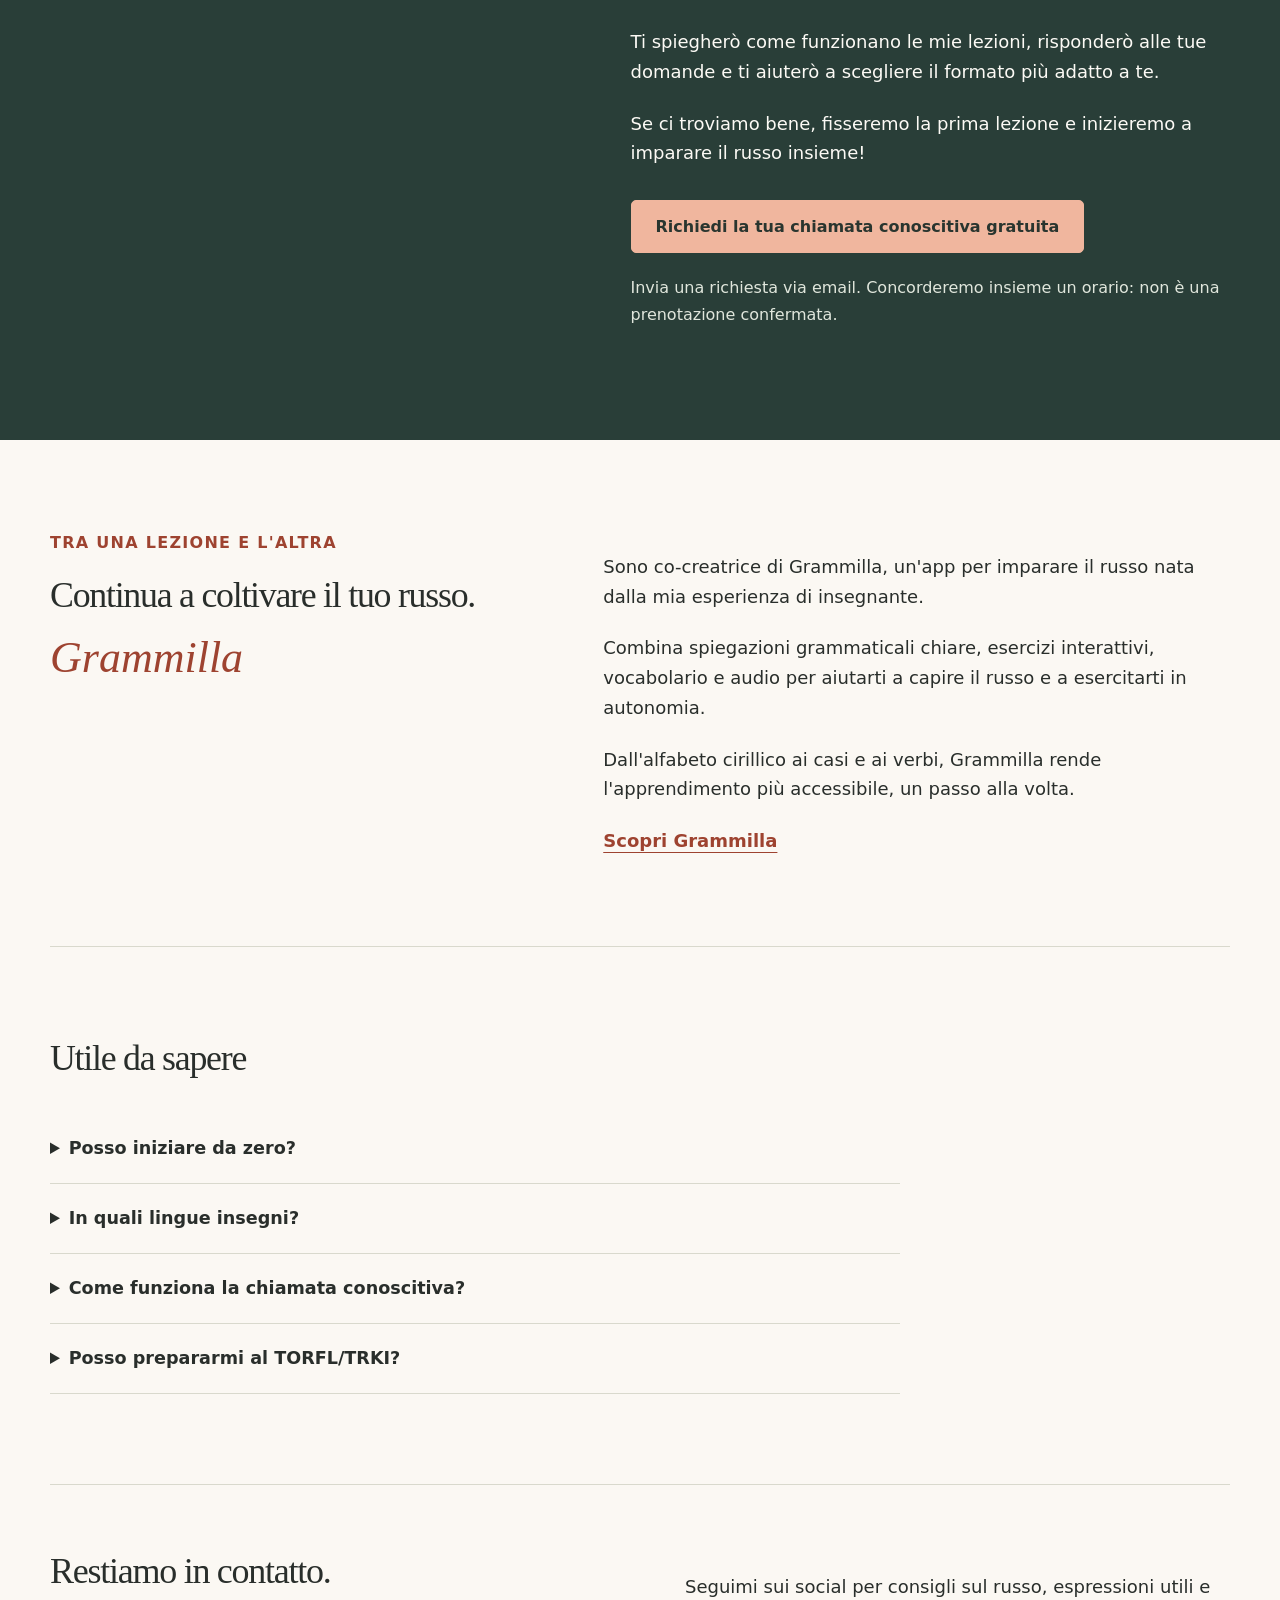
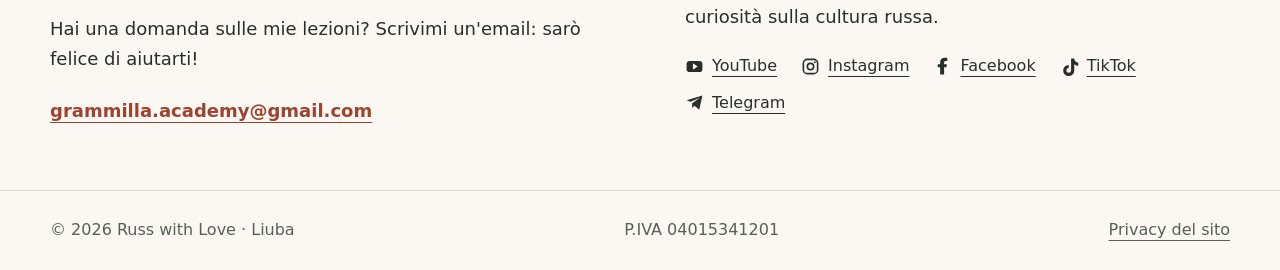
<file: it/index.html>
<!doctype html>
<html lang="it"><head><meta charset="utf-8"><meta name="viewport" content="width=device-width,initial-scale=1">
<title>Lezioni di russo online con Liuba | Russ with Love</title><meta name="description" content="Lezioni di russo online con Liuba: individuali, in piccoli gruppi e preparazione TORFL/TRKI. Spiegazioni in italiano o inglese. Chiamata conoscitiva gratuita."><meta name="theme-color" content="#fbf8f3"><meta name="google-site-verification" content="zuluS6yuf3MvCARNWKIKWjeLZQMuFsAksyqGJu3H5Sc"><meta name="msvalidate.01" content="674CF7AF30E9AA2058EB2AFCB538A620">
<link rel="canonical" href="https://grammilla-academy.github.io/russ-with-love/it/"><link rel="alternate" hreflang="en" href="https://grammilla-academy.github.io/russ-with-love/"><link rel="alternate" hreflang="it" href="https://grammilla-academy.github.io/russ-with-love/it/"><link rel="alternate" hreflang="ru" href="https://grammilla-academy.github.io/russ-with-love/ru/"><link rel="alternate" hreflang="x-default" href="https://grammilla-academy.github.io/russ-with-love/">
<meta property="og:type" content="website"><meta property="og:site_name" content="Russ with Love"><meta property="og:url" content="https://grammilla-academy.github.io/russ-with-love/it/"><meta property="og:title" content="Lezioni di russo online con Liuba | Russ with Love"><meta property="og:description" content="Lezioni di russo online con Liuba: individuali, in piccoli gruppi e preparazione TORFL/TRKI. Spiegazioni in italiano o inglese. Chiamata conoscitiva gratuita.">
<meta property="og:locale" content="it_IT"><meta property="og:image" content="https://grammilla-academy.github.io/russ-with-love/assets/social.jpg"><meta property="og:image:width" content="1200"><meta property="og:image:height" content="630"><meta property="og:image:alt" content="Liuba, insegnante di russo, sorride accanto a una lavagna sulla quale si presenta in russo">
<meta name="twitter:card" content="summary_large_image"><meta name="twitter:title" content="Lezioni di russo online con Liuba | Russ with Love"><meta name="twitter:description" content="Lezioni di russo online con Liuba: individuali, in piccoli gruppi e preparazione TORFL/TRKI. Spiegazioni in italiano o inglese. Chiamata conoscitiva gratuita."><meta name="twitter:image" content="https://grammilla-academy.github.io/russ-with-love/assets/social.jpg"><meta name="twitter:image:alt" content="Liuba, insegnante di russo, sorride accanto a una lavagna sulla quale si presenta in russo">
<link rel="icon" type="image/svg+xml" href="../assets/favicon.svg"><link rel="icon" sizes="32x32" href="../assets/favicon.png"><link rel="stylesheet" href="../site.css?v=365578be5a"></head><body>
<a class="skip" href="#main">Vai al contenuto</a><header><div class="wrap topbar"><a class="brand" href="./" lang="en">Russ <em>with Love</em><span class="heart" aria-hidden="true">♡</span></a>
<nav aria-label="Chi sono / Contatti"><a href="./#about">Chi sono</a><a href="./#approach">Il mio approccio</a><a href="./#lessons">Lezioni e prezzi</a><a href="./#contact">Contatti</a></nav>
<div class="languages" role="navigation" aria-label="Lingua della pagina"><a lang="en" hreflang="en" href="../">EN</a><a lang="it" hreflang="it" href="../it/" aria-current="page">IT</a><a lang="ru" hreflang="ru" href="../ru/">RU</a></div></div></header><main id="main"><div class="wrap"><section class="hero" aria-labelledby="hero-title"><div><p class="eyebrow">Lezioni di russo con Liuba</p><h1 id="hero-title">Capisci il russo.<br><em>Parla con sicurezza.</em></h1><p>Non insegno soltanto il russo. Aiuto i miei studenti a capire la grammatica complessa, superare la paura di parlare e trasformare ciò che hanno imparato in comunicazione reale.</p><p>Con pazienza, spiegazioni chiare e un approccio personalizzato, ti aiuto ad acquisire sicurezza e a fare progressi al tuo ritmo.</p><p class="experience">Oltre 10 anni di esperienza · Lezioni in inglese e italiano</p><a class="button" href="mailto:grammilla.academy@gmail.com?subject=Chiamata%20conoscitiva%20gratuita%20%E2%80%94%20Russ%20with%20Love">Richiedi una chiamata conoscitiva gratuita</a><p class="note">Invia una richiesta via email. Concorderemo insieme un orario: non è una prenotazione confermata.</p></div><figure class="portrait"><img src="../assets/liuba-1080.webp" srcset="../assets/liuba-540.webp 540w, ../assets/liuba-1080.webp 1080w" sizes="(max-width:740px) calc(100vw - 36px), (max-width:1250px) 45vw, 520px" width="1254" height="1254" alt="Liuba, insegnante di russo, sorride accanto a una lavagna sulla quale si presenta in russo" fetchpriority="high"><figcaption>Liuba · La tua insegnante di russo, dalla Siberia all&#x27;Italia</figcaption></figure></section><div class="intro-line"><span>Online, ovunque tu sia</span><span>Dalle prime parole al russo avanzato</span><span>Uno spazio accogliente per imparare</span></div>
<section class="section about" id="about" aria-labelledby="about-title"><div><p class="eyebrow">Qualcosa su di me</p><h2 id="about-title">Ciao! Sono Liuba.</h2><p class="aside">L&#x27;amore per le lingue, l&#x27;arte e le conversazioni che ci avvicinano.</p></div><div class="body"><p>Ciao! Sono Liuba, un&#x27;insegnante madrelingua russa originaria della Siberia. Ora vivo in Italia.</p><p>Mi sono laureata all&#x27;Università pedagogica statale di Irkutsk e ho oltre 10 anni di esperienza nell&#x27;insegnamento del russo come lingua straniera, dai principianti assoluti agli studenti avanzati.</p><p>Continuo a sviluppare le mie competenze didattiche attraverso corsi di formazione professionale e seminari internazionali. Tra le mie qualifiche figurano il corso di preparazione e organizzazione degli esami TORFL/TRKI, un programma congiunto delle Università di Parma e di San Pietroburgo, e il corso di aggiornamento professionale Teaching Russian Online dell&#x27;Università di Parma.</p><p>Partecipo inoltre regolarmente a seminari sui metodi didattici moderni e sul russo come lingua straniera. Nel marzo 2025 ho condotto un laboratorio pratico sull&#x27;uso dell&#x27;intelligenza artificiale nell&#x27;insegnamento del russo all&#x27;Università di Parma.</p><p>Oltre all&#x27;insegnamento, amo l&#x27;arte, la cultura e i viaggi. Mi sono anche diplomata all&#x27;Accademia di Belle Arti di Bologna e mi piace portare questi interessi nelle mie lezioni.</p></div></section></div>
<section class="tint section" aria-labelledby="audience-title"><div class="wrap"><div class="section-heading"><p class="eyebrow">Il tuo punto di partenza</p><h2 id="audience-title">Il russo, al tuo livello.</h2><p>Che tu stia iniziando o parli già russo, ti aiuterò a fare il prossimo passo.</p></div><div class="audience"><article><h3>Principianti assoluti</h3><p>Parti da zero e parla russo fin dalla prima lezione.</p></article><article><h3>Livello intermedio</h3><p>Consolida la grammatica, amplia il vocabolario e trasforma le tue conoscenze in una comunicazione sicura.</p></article><article><h3>Livello avanzato</h3><p>Migliora la scioltezza, esprimi idee complesse e parla in modo più naturale.</p></article><article><h3>Candidati TORFL/TRKI</h3><p>Preparati all&#x27;esame con esercizi mirati, strategie efficaci e un piano di studio strutturato.</p></article></div></div></section>
<div class="wrap"><section class="section approach" id="approach" aria-labelledby="approach-title"><div><p class="eyebrow">Il mio approccio</p><h2 id="approach-title">Capiscilo.<br>Poi fallo tuo.</h2><p class="steps">Capire · Esercitarsi · Parlare</p></div><div class="body"><p>Credo che capire una lingua sia importante quanto esercitarla. Per questo le mie lezioni combinano spiegazioni grammaticali chiare, esercizi pratici e conversazione reale.</p><p>Ogni lezione è adattata al tuo livello, ai tuoi obiettivi e ai tuoi interessi. Procediamo al tuo ritmo, concentrandoci su ciò di cui hai più bisogno.</p><p>E soprattutto, creo un&#x27;atmosfera amichevole e incoraggiante, in cui puoi fare domande, sbagliare e acquisire sicurezza senza pressioni.</p></div></section>
<section class="section lessons" id="lessons" aria-labelledby="lessons-title"><div class="section-heading"><p class="eyebrow">Lezioni e prezzi</p><h2 id="lessons-title">Trova il tuo modo di imparare.</h2></div><div class="formats"><article class="format"><span class="tag">Lezioni individuali · 60 minuti</span><h3>I tuoi obiettivi. Il tuo ritmo.<br>Il tuo russo.</h3><p>Vuoi concentrarti sul parlato, capire finalmente la grammatica più difficile o prepararti a un esame?</p><p>Nelle lezioni individuali, tutto è pensato per te: livello, interessi, obiettivi e ritmo di apprendimento.</p><p>Avrai spiegazioni chiare, tanta pratica orale e un feedback individuale, in un&#x27;atmosfera accogliente.</p><p class="meta">Online · Tutti i livelli · Inglese / Italiano · 60 minuti</p></article><article class="format"><span class="tag">Piccoli gruppi · Massimo 6 studenti</span><h3>Impara insieme. Parla di più.<br>Mantieni la motivazione.</h3><p>Ti piace imparare con gli altri? I piccoli gruppi rendono la pratica del russo più interattiva, conviviale e accessibile.</p><p>Imparerai grammatica e vocabolario, farai pratica di conversazione e parteciperai ad attività con altri studenti di livello simile.</p><p>Con un massimo di 6 studenti, tutti hanno tempo per parlare, fare domande e ricevere feedback.</p><p class="meta">Online · Gruppi per livello · Inglese / Italiano · 90 minuti</p><p>I gruppi sono organizzati per livello. Se hai già studiato russo, valuteremo il tuo livello e cercheremo un gruppo adatto.</p><p><strong>€225 a persona per il corso completo: 10 lezioni da 90 minuti (15 ore totali). €22,50 a lezione.</strong></p></article></div>
<div class="pricing"><h3>Prezzi delle lezioni individuali</h3><p class="time">Diurno: prima delle 17:30 · Serale: dalle 17:30</p><div class="table-scroll"><table><caption class="sr-only">Prezzi delle lezioni individuali</caption><thead><tr><th scope="col">Pacchetto</th><th scope="col">Diurno</th><th scope="col">Serale</th></tr></thead><tbody><tr><th scope="row">1 ora · 1 lezione</th><td>€30</td><td>€33</td></tr><tr><th scope="row">5 ore · 5 lezioni</th><td>€140</td><td>€155</td></tr><tr><th scope="row">10 ore · 10 lezioni</th><td>€270</td><td>€298</td></tr></tbody></table></div></div><div class="pair-intro"><h3>Impara in coppia</h3><p>Un mini-gruppo di 2 offre più attenzione individuale e una persona con cui fare pratica. Online · Inglese / Italiano · 80 minuti a lezione.</p></div><div class="pricing"><h3>Prezzi in coppia · a persona</h3><p class="time">Diurno: prima delle 17:00 · Serale: dalle 17:00</p><div class="table-scroll"><table><caption class="sr-only">Prezzi in coppia · a persona</caption><thead><tr><th scope="col">Pacchetto</th><th scope="col">Diurno</th><th scope="col">Serale</th></tr></thead><tbody><tr><th scope="row">8 ore · 6 lezioni</th><td>€160</td><td>€176</td></tr><tr><th scope="row">20 ore · 15 lezioni</th><td>€370</td><td>€400</td></tr></tbody></table></div></div><p class="time">Tutti gli orari sono riferiti all&#x27;Italia (Europe/Rome), con il cambio tra ora solare e legale.</p><p class="price-note">Durante la chiamata conoscitiva parleremo del formato, degli orari e della disponibilità dei gruppi.</p><a class="text-link" href="#start">Richiedi una chiamata conoscitiva gratuita</a></section>
<section class="section practical" aria-labelledby="practical-title"><div><p class="eyebrow">I dettagli pratici</p><h2 id="practical-title">Un po' di struttura.<br>Spazio per te.</h2></div><ul><li><strong>Lezioni online</strong>Studia da dove ti senti a tuo agio.</li><li><strong>Orari flessibili per le lezioni individuali</strong>Troveremo un orario regolare che vada bene a entrambi.</li><li><strong>Domande e feedback</strong>Durante le lezioni potrai fare domande e ricevere indicazioni.</li><li><strong>Spostamento delle lezioni individuali</strong>Le lezioni individuali possono essere spostate con almeno 24 ore di preavviso. Le cancellazioni tardive vengono addebitate, con flessibilità in caso di vere emergenze.</li></ul></section>
<section class="section reviews" aria-labelledby="reviews-title"><div class="section-heading"><p class="eyebrow">Russ with Love</p><h2 id="reviews-title">Le parole dei miei studenti</h2><p>Estratti dalle recensioni degli studenti, condivisi con il loro permesso.</p></div><div class="review-grid"><figure><blockquote><p>“È un&#x27;insegnante molto organizzata, paziente e le sue spiegazioni sono sempre estremamente chiare. In poco tempo, con lei sto riuscendo a comprendere e imparare argomenti che in passato non ero mai riuscita ad afferrare.”</p></blockquote><figcaption>Azra<span>Originale in italiano</span></figcaption></figure><figure><blockquote><p>“Studio russo con Liuba da un anno e mi sono trovata benissimo fin dalla prima lezione. È super paziente, comprensiva e ti fa sentire subito a tuo agio — cosa non da poco quando devi parlare in un’altra lingua.”</p></blockquote><figcaption>Carolina<span>Originale in italiano</span></figcaption></figure><figure><blockquote><p>“Le sue lezioni sono sia istruttive che interessanti e non potrei esprimere un giudizio più positivo sulla sua competenza didattica.”</p></blockquote><figcaption>Corinne<span>Tradotto dall&#x27;inglese</span></figcaption></figure></div></section></div>
<section class="call section" id="start" aria-labelledby="call-title"><div class="wrap call-grid"><div><p class="eyebrow">Iniziamo con una conversazione</p><h2 id="call-title">Il tuo russo inizia<br>con un ciao.</h2></div><div class="body"><p>Che tu preferisca l&#x27;attenzione individuale o imparare con gli altri, troveremo un formato adatto al tuo livello, ai tuoi obiettivi e ai tuoi orari.</p><p>Raccontami qualcosa del tuo russo e di ciò che vorresti raggiungere.</p><p>Inizieremo con una chiamata conoscitiva gratuita di 20–30 minuti per conoscerci, parlare della tua esperienza con il russo e dei tuoi obiettivi.</p><p>Ti spiegherò come funzionano le mie lezioni, risponderò alle tue domande e ti aiuterò a scegliere il formato più adatto a te.</p><p>Se ci troviamo bene, fisseremo la prima lezione e inizieremo a imparare il russo insieme!</p><a class="button" href="mailto:grammilla.academy@gmail.com?subject=Chiamata%20conoscitiva%20gratuita%20%E2%80%94%20Russ%20with%20Love">Richiedi la tua chiamata conoscitiva gratuita</a><p class="note">Invia una richiesta via email. Concorderemo insieme un orario: non è una prenotazione confermata.</p></div></div></section>
<div class="wrap"><section class="app-block section" aria-labelledby="app-title"><div><p class="eyebrow">Tra una lezione e l&#x27;altra</p><h2 id="app-title">Continua a coltivare il tuo russo.</h2><div class="app-name" lang="en">Grammilla</div></div><div class="body"><p>Sono co-creatrice di Grammilla, un&#x27;app per imparare il russo nata dalla mia esperienza di insegnante.</p><p>Combina spiegazioni grammaticali chiare, esercizi interattivi, vocabolario e audio per aiutarti a capire il russo e a esercitarti in autonomia.</p><p>Dall&#x27;alfabeto cirillico ai casi e ai verbi, Grammilla rende l&#x27;apprendimento più accessibile, un passo alla volta.</p><a class="text-link" href="https://gramillaapp.github.io/grammilla-support/">Scopri Grammilla</a></div></section>
<section class="section faq" aria-labelledby="faq-title"><h2 id="faq-title">Utile da sapere</h2><details><summary>Posso iniziare da zero?</summary><p>Sì. Le lezioni sono adatte a principianti assoluti e a studenti di livello intermedio e avanzato.</p></details><details><summary>In quali lingue insegni?</summary><p>Insegno il russo con spiegazioni in inglese o italiano.</p></details><details><summary>Come funziona la chiamata conoscitiva?</summary><p>La chiamata gratuita dura 20–30 minuti. Parleremo del tuo russo, dei tuoi obiettivi e del formato adatto. Richiedila via email: concorderemo insieme un orario.</p></details><details><summary>Posso prepararmi al TORFL/TRKI?</summary><p>Sì. Possiamo lavorare su esercizi mirati, strategie d&#x27;esame e un piano di studio strutturato.</p></details></section>
<section class="contact" id="contact" aria-labelledby="contact-title"><div><h2 id="contact-title">Restiamo in contatto.</h2><p>Hai una domanda sulle mie lezioni? Scrivimi un&#x27;email: sarò felice di aiutarti!</p><a class="text-link email" href="mailto:grammilla.academy@gmail.com">grammilla.academy@gmail.com</a></div><div><p>Seguimi sui social per consigli sul russo, espressioni utili e curiosità sulla cultura russa.</p><div class="socials"><a href="https://www.youtube.com/@russwithlove"><svg viewBox="0 0 24 24" aria-hidden="true"><rect x="2" y="5" width="20" height="14" rx="4"/><path d="m10 8 6 4-6 4Z" fill="var(--paper)"/></svg>YouTube</a><a href="https://www.instagram.com/russ.with.love/"><svg viewBox="0 0 24 24" aria-hidden="true"><rect x="3" y="3" width="18" height="18" rx="5" fill="none" stroke="currentColor" stroke-width="2"/><circle cx="12" cy="12" r="4" fill="none" stroke="currentColor" stroke-width="2"/><circle cx="17.5" cy="6.5" r="1.2"/></svg>Instagram</a><a href="https://www.facebook.com/profile.php?id=61594652851311&amp;sk=reels_tab"><svg viewBox="0 0 24 24" aria-hidden="true"><path d="M14 22v-9h3l.5-4H14V7c0-1 .4-2 2-2h2V1h-3c-4 0-6 2-6 6v2H6v4h3v9Z"/></svg>Facebook</a><a href="https://www.tiktok.com/@russ.with.love"><svg viewBox="0 0 24 24" aria-hidden="true"><path d="M14 2h4c0 3 2 5 5 5v4c-2 0-4-1-5-2v8a7 7 0 1 1-7-7v4a3 3 0 1 0 3 3Z"/></svg>TikTok</a><a href="https://t.me/russ_with_love"><svg viewBox="0 0 24 24" aria-hidden="true"><path d="M22 3 18 21l-6-5-3 3v-6l10-7-12 5-5-2Z"/></svg>Telegram</a></div></div></section></div></main><script type="application/ld+json">{"@context": "https://schema.org", "@graph": [{"@type": "Person", "@id": "https://grammilla-academy.github.io/russ-with-love/#liuba", "name": "Liuba", "alternateName": "Люба", "jobTitle": "Insegnante di russo", "description": "Ciao! Sono Liuba, un'insegnante madrelingua russa originaria della Siberia. Ora vivo in Italia.", "knowsLanguage": ["Russian", "English", "Italian"], "url": "https://grammilla-academy.github.io/russ-with-love/", "image": "https://grammilla-academy.github.io/russ-with-love/assets/liuba-1080.webp", "sameAs": ["https://www.youtube.com/@russwithlove", "https://www.instagram.com/russ.with.love/", "https://www.facebook.com/profile.php?id=61594652851311&sk=reels_tab", "https://www.tiktok.com/@russ.with.love", "https://t.me/russ_with_love"]}, {"@type": "WebSite", "@id": "https://grammilla-academy.github.io/russ-with-love/#website", "name": "Russ with Love", "url": "https://grammilla-academy.github.io/russ-with-love/", "inLanguage": ["en", "it", "ru"]}, {"@type": "WebPage", "@id": "https://grammilla-academy.github.io/russ-with-love/it/#page", "url": "https://grammilla-academy.github.io/russ-with-love/it/", "name": "Lezioni di russo online con Liuba | Russ with Love", "description": "Lezioni di russo online con Liuba: individuali, in piccoli gruppi e preparazione TORFL/TRKI. Spiegazioni in italiano o inglese. Chiamata conoscitiva gratuita.", "inLanguage": "it", "isPartOf": {"@id": "https://grammilla-academy.github.io/russ-with-love/#website"}, "about": {"@id": "https://grammilla-academy.github.io/russ-with-love/#liuba"}, "primaryImageOfPage": {"@type": "ImageObject", "contentUrl": "https://grammilla-academy.github.io/russ-with-love/assets/liuba-1080.webp", "width": 1080, "height": 1080, "caption": "Liuba, insegnante di russo, sorride accanto a una lavagna sulla quale si presenta in russo"}}]}</script><footer><div class="wrap footer-row"><span>© 2026 Russ with Love · Liuba</span><span>P.IVA 04015341201</span><a href="./privacy.html">Privacy del sito</a></div></footer></body></html>
</file>
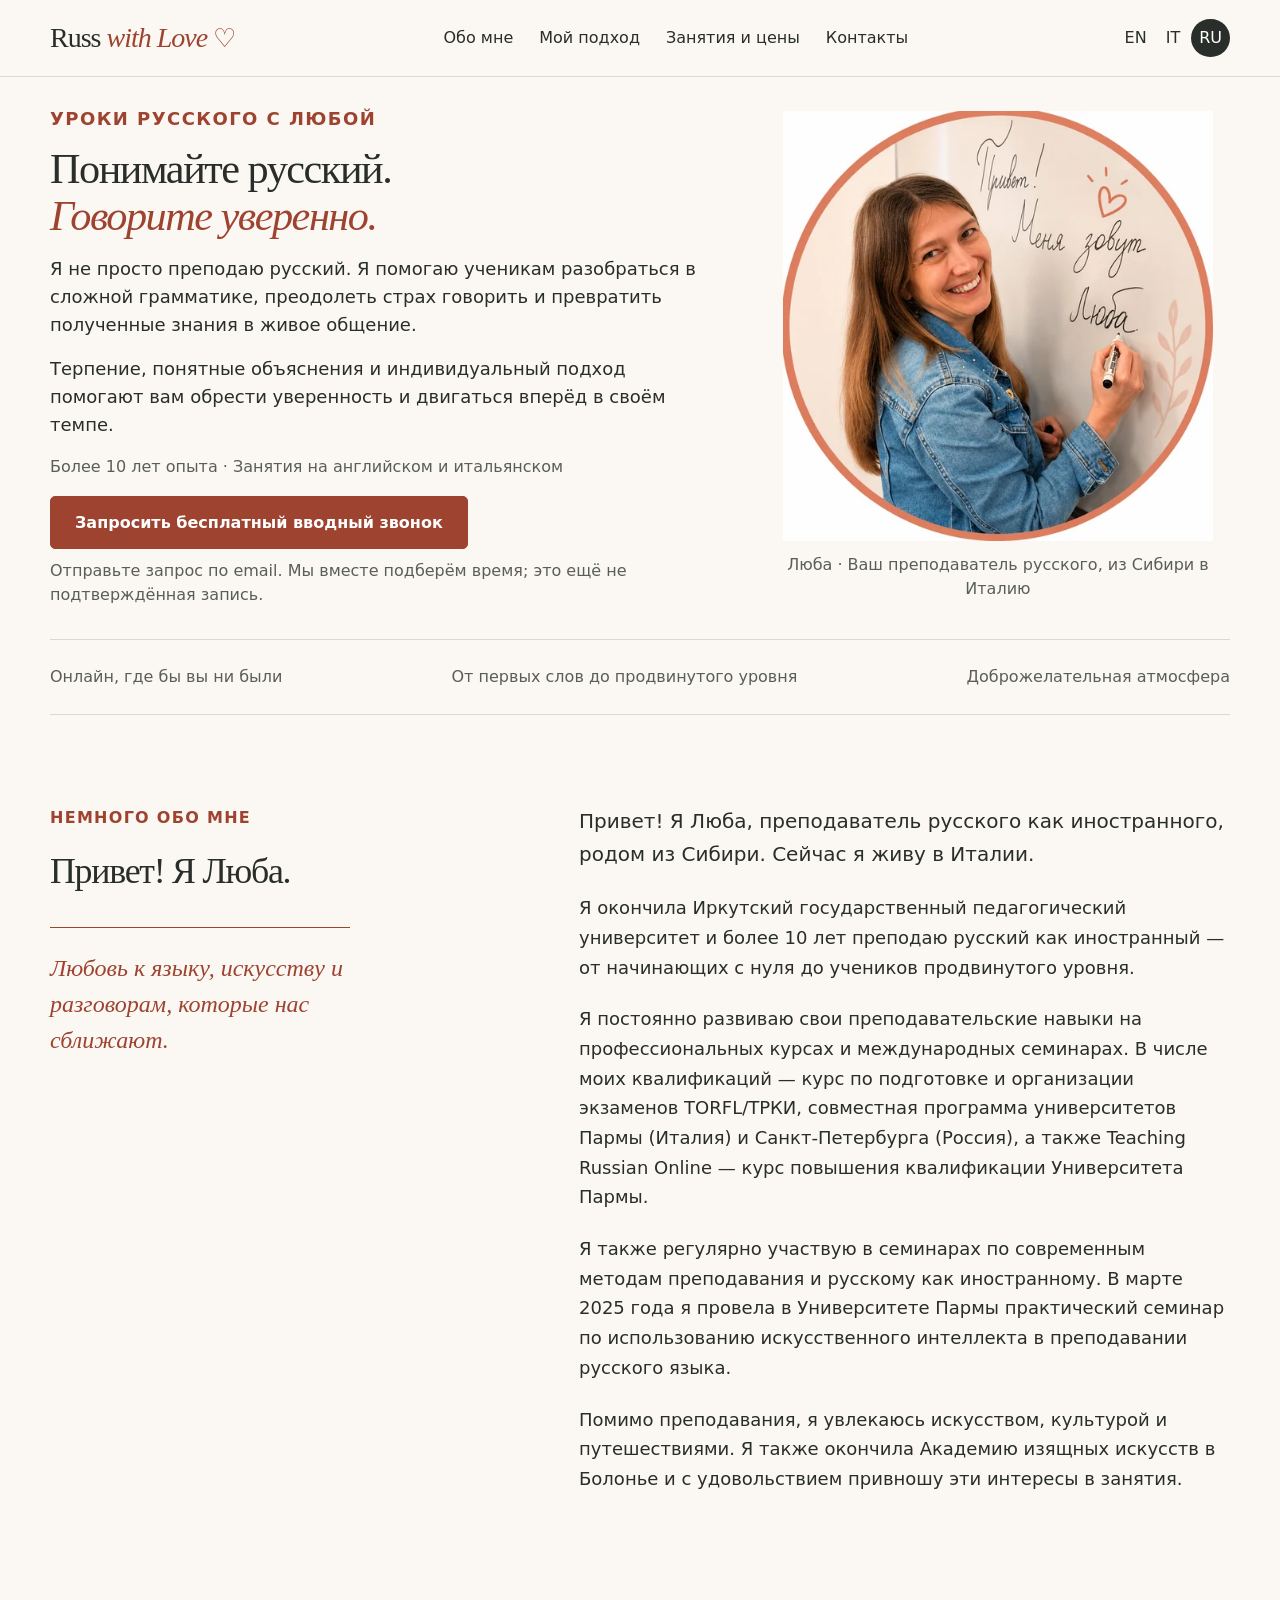
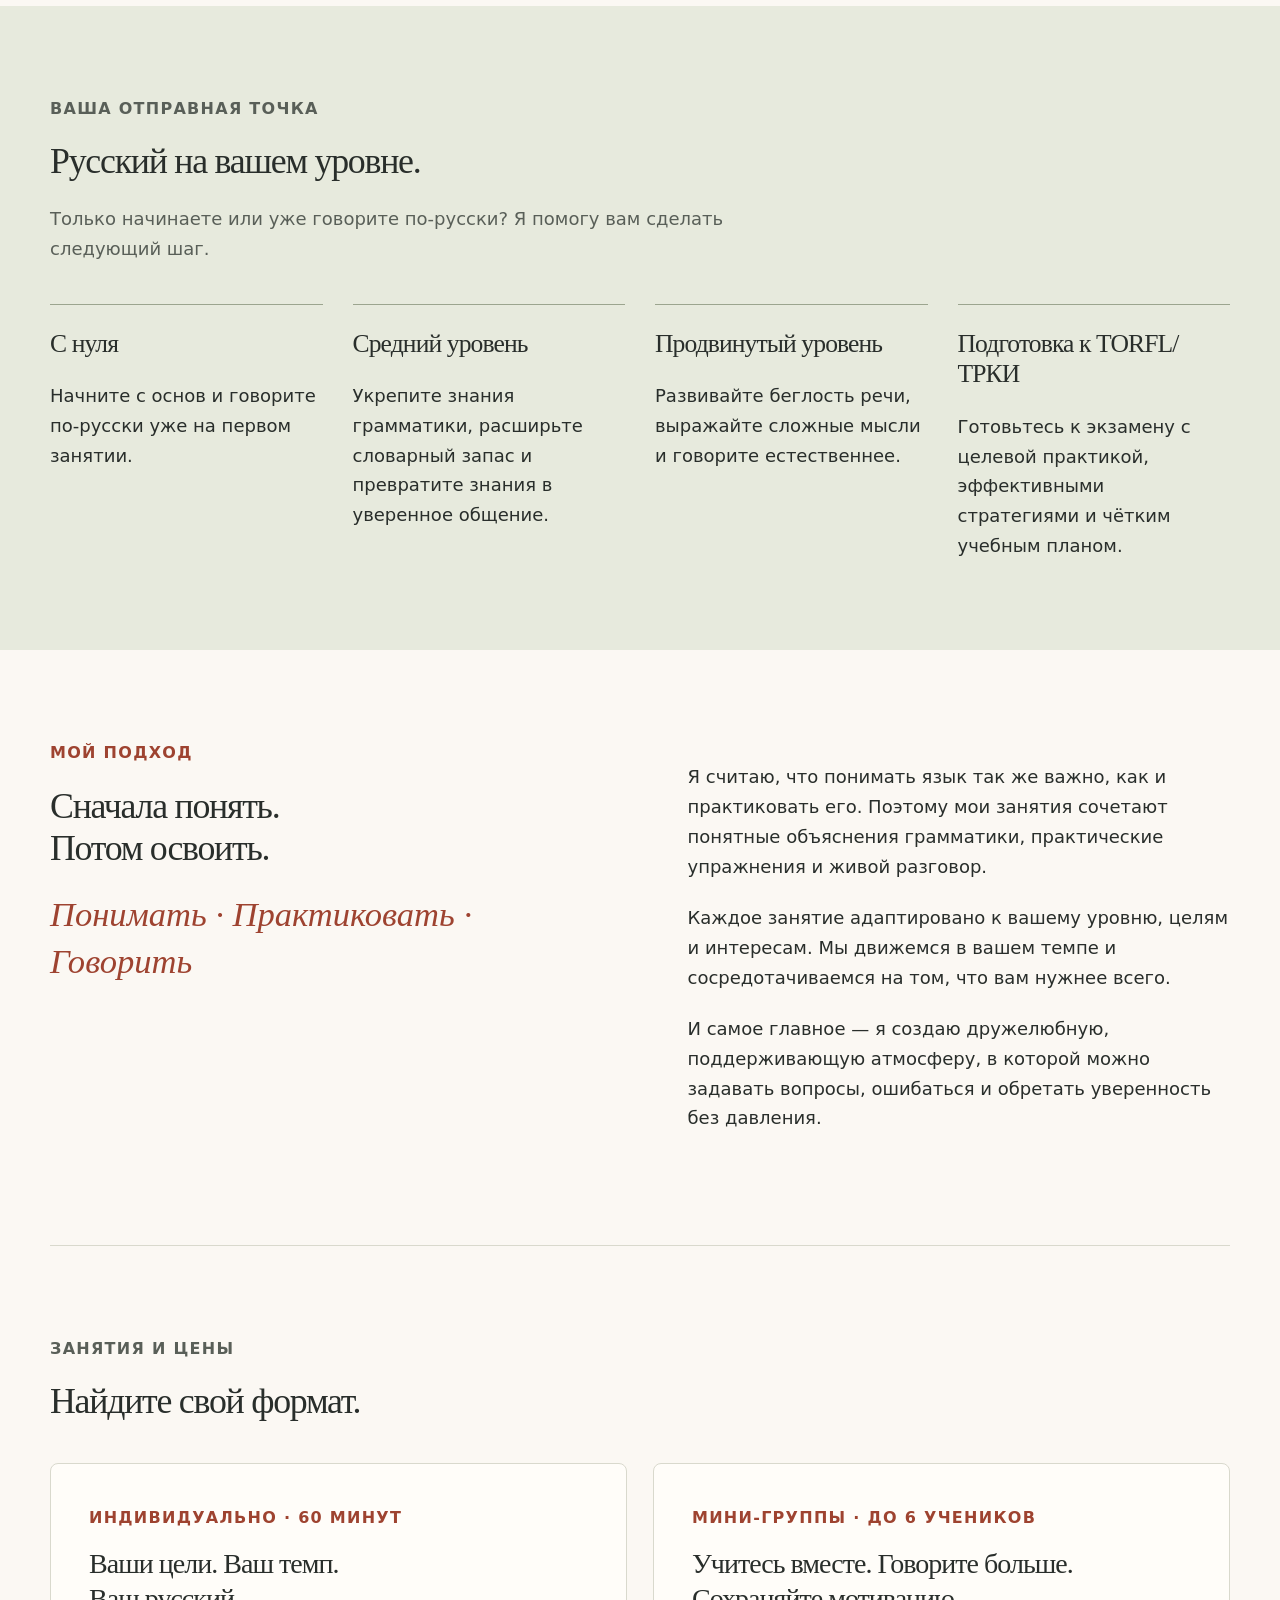
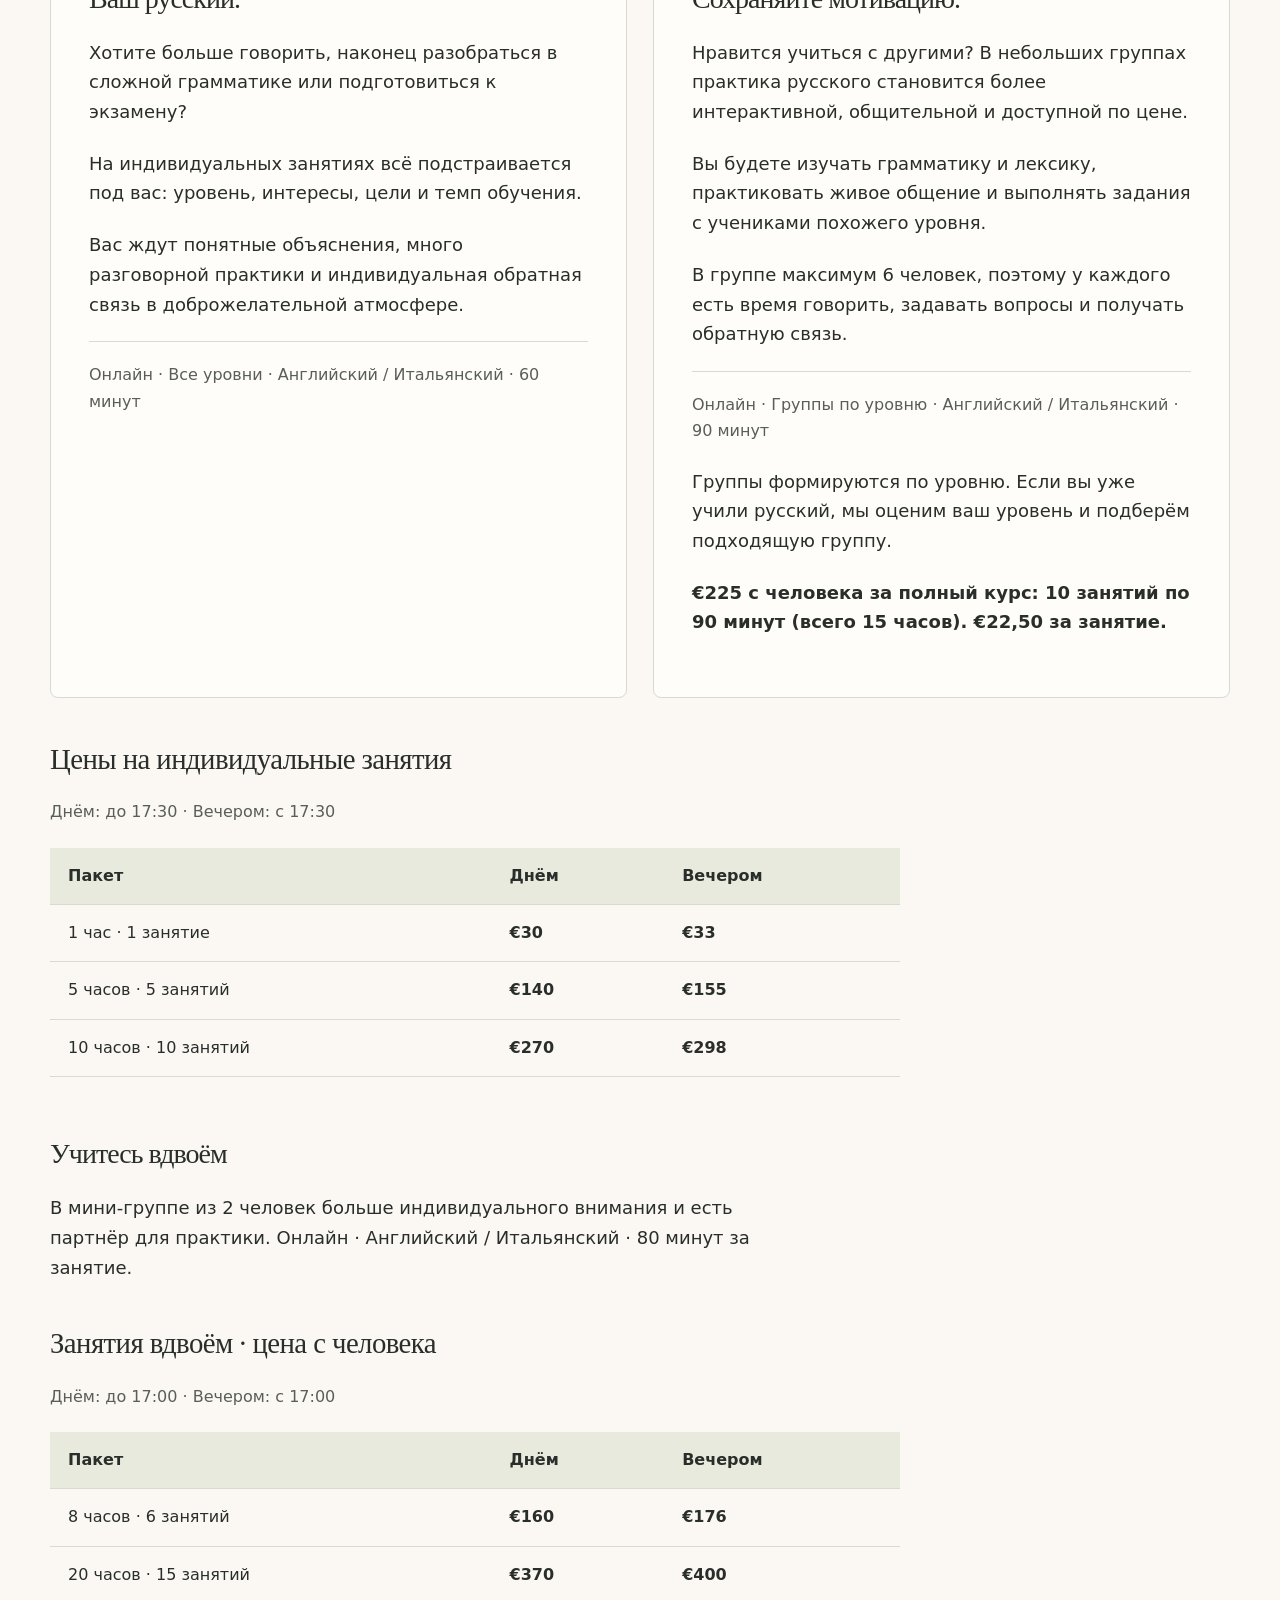
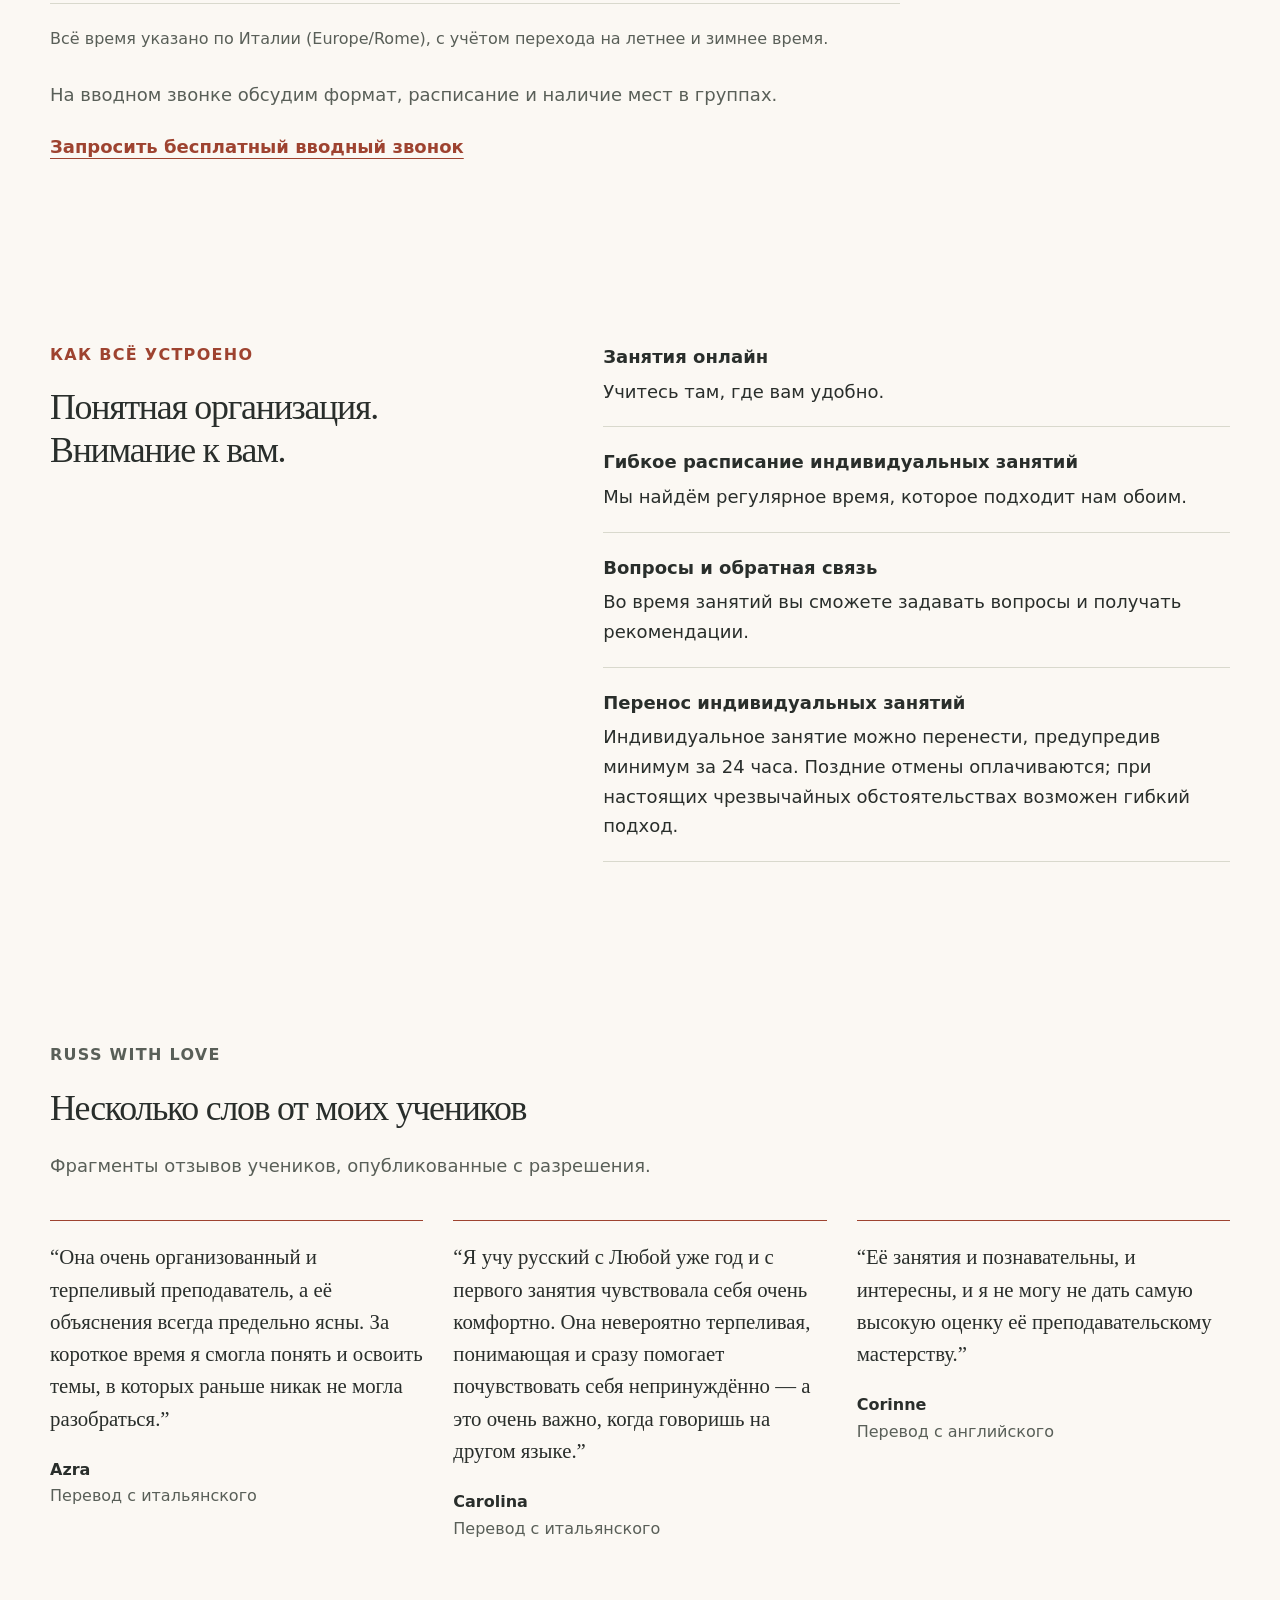
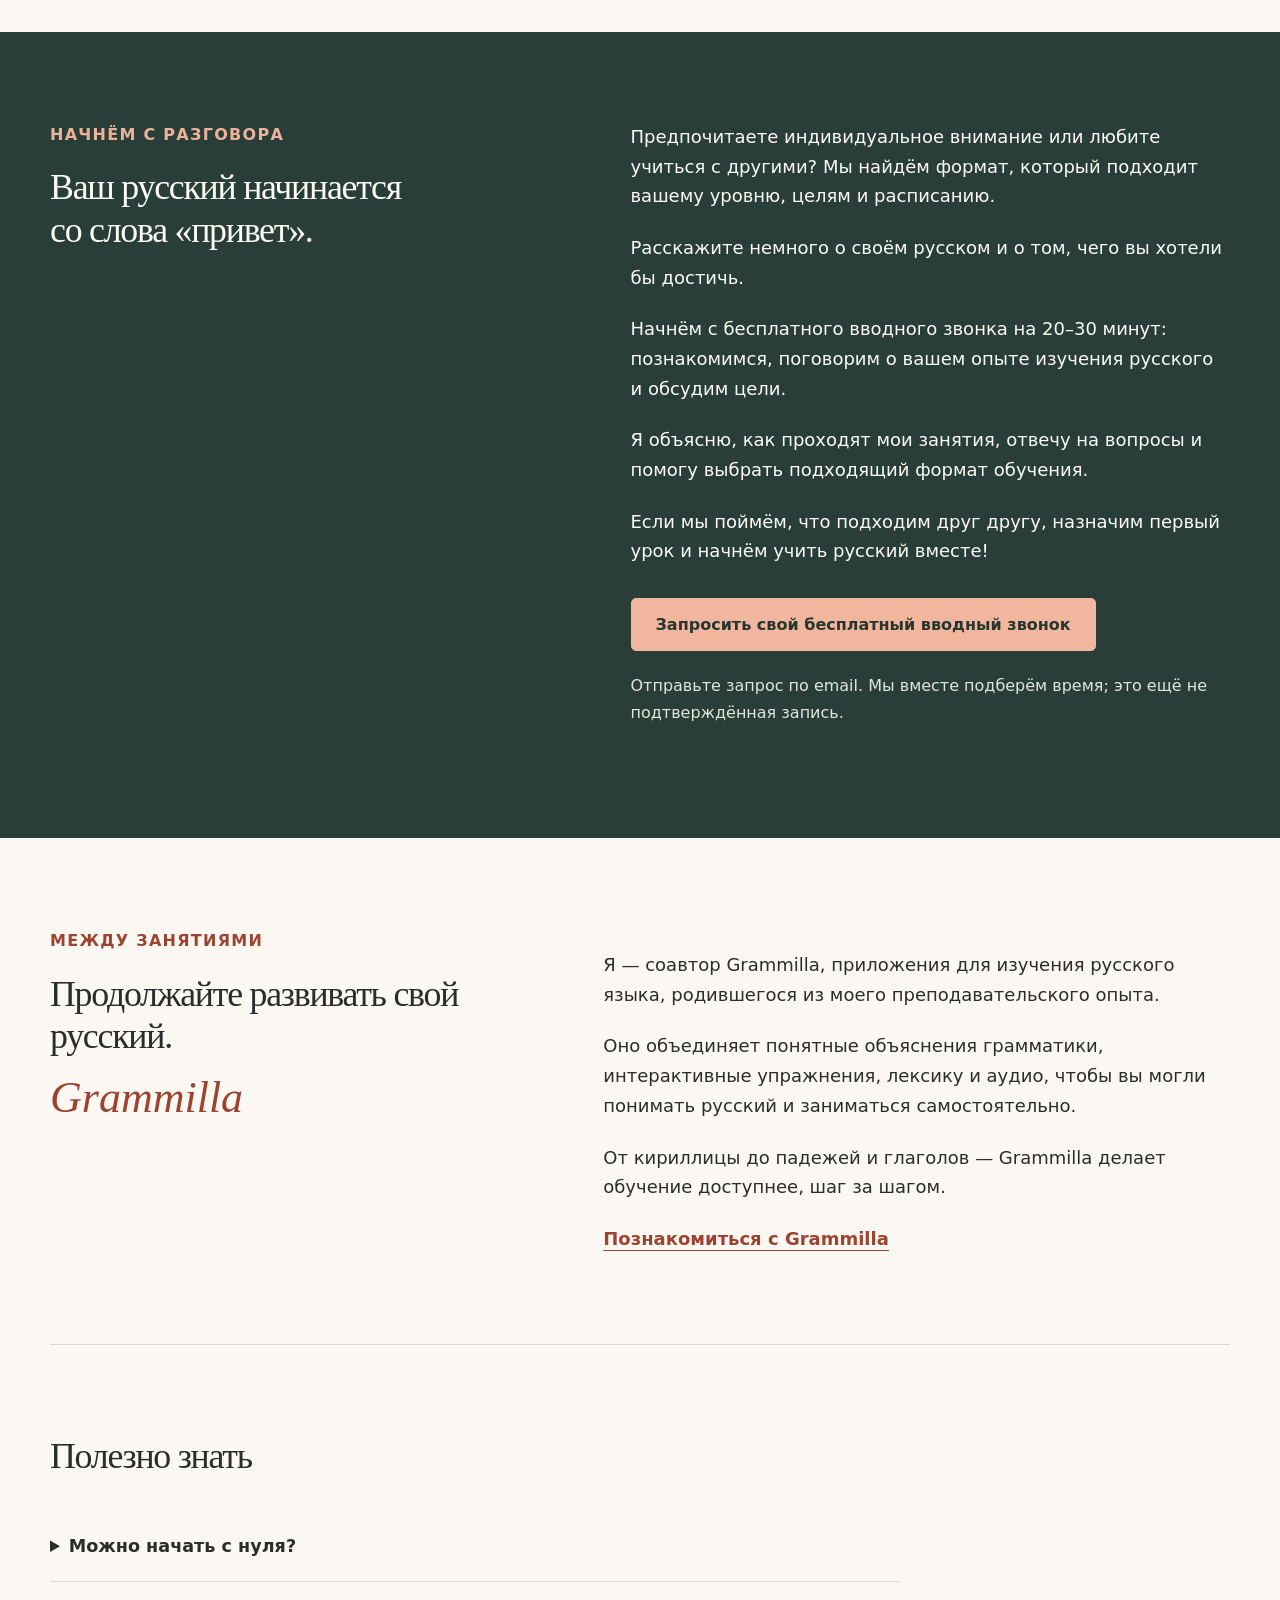
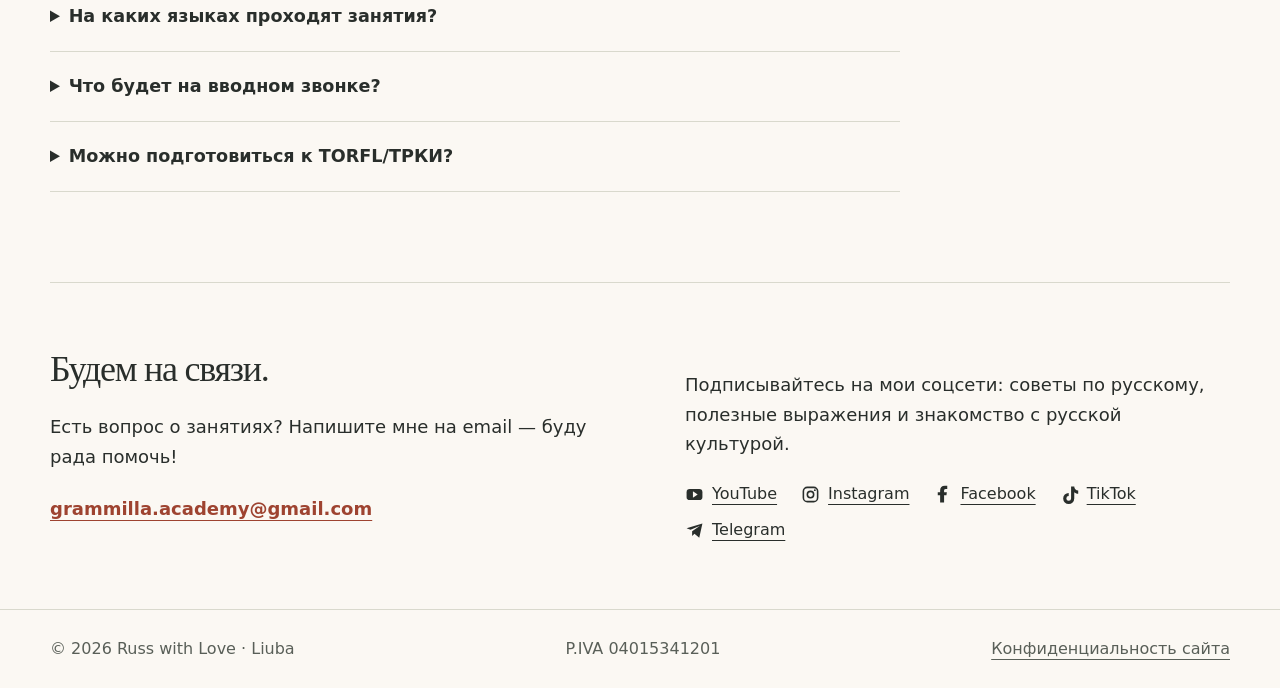
<file: ru/index.html>
<!doctype html>
<html lang="ru"><head><meta charset="utf-8"><meta name="viewport" content="width=device-width,initial-scale=1">
<title>Уроки русского онлайн с Любой | Russ with Love</title><meta name="description" content="Русский онлайн с Любой: индивидуальные уроки, мини-группы и подготовка к ТРКИ. Объяснения на английском или итальянском. Бесплатный вводный звонок."><meta name="theme-color" content="#fbf8f3"><meta name="google-site-verification" content="zuluS6yuf3MvCARNWKIKWjeLZQMuFsAksyqGJu3H5Sc"><meta name="msvalidate.01" content="674CF7AF30E9AA2058EB2AFCB538A620">
<link rel="canonical" href="https://grammilla-academy.github.io/russ-with-love/ru/"><link rel="alternate" hreflang="en" href="https://grammilla-academy.github.io/russ-with-love/"><link rel="alternate" hreflang="it" href="https://grammilla-academy.github.io/russ-with-love/it/"><link rel="alternate" hreflang="ru" href="https://grammilla-academy.github.io/russ-with-love/ru/"><link rel="alternate" hreflang="x-default" href="https://grammilla-academy.github.io/russ-with-love/">
<meta property="og:type" content="website"><meta property="og:site_name" content="Russ with Love"><meta property="og:url" content="https://grammilla-academy.github.io/russ-with-love/ru/"><meta property="og:title" content="Уроки русского онлайн с Любой | Russ with Love"><meta property="og:description" content="Русский онлайн с Любой: индивидуальные уроки, мини-группы и подготовка к ТРКИ. Объяснения на английском или итальянском. Бесплатный вводный звонок.">
<meta property="og:locale" content="ru_RU"><meta property="og:image" content="https://grammilla-academy.github.io/russ-with-love/assets/social.jpg"><meta property="og:image:width" content="1200"><meta property="og:image:height" content="630"><meta property="og:image:alt" content="Преподаватель русского языка Люба улыбается у доски с надписью «Привет! Меня зовут Люба»">
<meta name="twitter:card" content="summary_large_image"><meta name="twitter:title" content="Уроки русского онлайн с Любой | Russ with Love"><meta name="twitter:description" content="Русский онлайн с Любой: индивидуальные уроки, мини-группы и подготовка к ТРКИ. Объяснения на английском или итальянском. Бесплатный вводный звонок."><meta name="twitter:image" content="https://grammilla-academy.github.io/russ-with-love/assets/social.jpg"><meta name="twitter:image:alt" content="Преподаватель русского языка Люба улыбается у доски с надписью «Привет! Меня зовут Люба»">
<link rel="icon" type="image/svg+xml" href="../assets/favicon.svg"><link rel="icon" sizes="32x32" href="../assets/favicon.png"><link rel="stylesheet" href="../site.css?v=365578be5a"></head><body>
<a class="skip" href="#main">Перейти к содержанию</a><header><div class="wrap topbar"><a class="brand" href="./" lang="en">Russ <em>with Love</em><span class="heart" aria-hidden="true">♡</span></a>
<nav aria-label="Обо мне / Контакты"><a href="./#about">Обо мне</a><a href="./#approach">Мой подход</a><a href="./#lessons">Занятия и цены</a><a href="./#contact">Контакты</a></nav>
<div class="languages" role="navigation" aria-label="Язык страницы"><a lang="en" hreflang="en" href="../">EN</a><a lang="it" hreflang="it" href="../it/">IT</a><a lang="ru" hreflang="ru" href="../ru/" aria-current="page">RU</a></div></div></header><main id="main"><div class="wrap"><section class="hero" aria-labelledby="hero-title"><div><p class="eyebrow">Уроки русского с Любой</p><h1 id="hero-title">Понимайте русский.<br><em>Говорите уверенно.</em></h1><p>Я не просто преподаю русский. Я помогаю ученикам разобраться в сложной грамматике, преодолеть страх говорить и превратить полученные знания в живое общение.</p><p>Терпение, понятные объяснения и индивидуальный подход помогают вам обрести уверенность и двигаться вперёд в своём темпе.</p><p class="experience">Более 10 лет опыта · Занятия на английском и итальянском</p><a class="button" href="mailto:grammilla.academy@gmail.com?subject=%D0%91%D0%B5%D1%81%D0%BF%D0%BB%D0%B0%D1%82%D0%BD%D1%8B%D0%B9%20%D0%B2%D0%B2%D0%BE%D0%B4%D0%BD%D1%8B%D0%B9%20%D0%B7%D0%B2%D0%BE%D0%BD%D0%BE%D0%BA%20%E2%80%94%20Russ%20with%20Love">Запросить бесплатный вводный звонок</a><p class="note">Отправьте запрос по email. Мы вместе подберём время; это ещё не подтверждённая запись.</p></div><figure class="portrait"><img src="../assets/liuba-1080.webp" srcset="../assets/liuba-540.webp 540w, ../assets/liuba-1080.webp 1080w" sizes="(max-width:740px) calc(100vw - 36px), (max-width:1250px) 45vw, 520px" width="1254" height="1254" alt="Преподаватель русского языка Люба улыбается у доски с надписью «Привет! Меня зовут Люба»" fetchpriority="high"><figcaption>Люба · Ваш преподаватель русского, из Сибири в Италию</figcaption></figure></section><div class="intro-line"><span>Онлайн, где бы вы ни были</span><span>От первых слов до продвинутого уровня</span><span>Доброжелательная атмосфера</span></div>
<section class="section about" id="about" aria-labelledby="about-title"><div><p class="eyebrow">Немного обо мне</p><h2 id="about-title">Привет! Я Люба.</h2><p class="aside">Любовь к языку, искусству и разговорам, которые нас сближают.</p></div><div class="body"><p>Привет! Я Люба, преподаватель русского как иностранного, родом из Сибири. Сейчас я живу в Италии.</p><p>Я окончила Иркутский государственный педагогический университет и более 10 лет преподаю русский как иностранный — от начинающих с нуля до учеников продвинутого уровня.</p><p>Я постоянно развиваю свои преподавательские навыки на профессиональных курсах и международных семинарах. В числе моих квалификаций — курс по подготовке и организации экзаменов TORFL/ТРКИ, совместная программа университетов Пармы (Италия) и Санкт-Петербурга (Россия), а также Teaching Russian Online — курс повышения квалификации Университета Пармы.</p><p>Я также регулярно участвую в семинарах по современным методам преподавания и русскому как иностранному. В марте 2025 года я провела в Университете Пармы практический семинар по использованию искусственного интеллекта в преподавании русского языка.</p><p>Помимо преподавания, я увлекаюсь искусством, культурой и путешествиями. Я также окончила Академию изящных искусств в Болонье и с удовольствием привношу эти интересы в занятия.</p></div></section></div>
<section class="tint section" aria-labelledby="audience-title"><div class="wrap"><div class="section-heading"><p class="eyebrow">Ваша отправная точка</p><h2 id="audience-title">Русский на вашем уровне.</h2><p>Только начинаете или уже говорите по-русски? Я помогу вам сделать следующий шаг.</p></div><div class="audience"><article><h3>С нуля</h3><p>Начните с основ и говорите по-русски уже на первом занятии.</p></article><article><h3>Средний уровень</h3><p>Укрепите знания грамматики, расширьте словарный запас и превратите знания в уверенное общение.</p></article><article><h3>Продвинутый уровень</h3><p>Развивайте беглость речи, выражайте сложные мысли и говорите естественнее.</p></article><article><h3>Подготовка к TORFL/ТРКИ</h3><p>Готовьтесь к экзамену с целевой практикой, эффективными стратегиями и чётким учебным планом.</p></article></div></div></section>
<div class="wrap"><section class="section approach" id="approach" aria-labelledby="approach-title"><div><p class="eyebrow">Мой подход</p><h2 id="approach-title">Сначала понять.<br>Потом освоить.</h2><p class="steps">Понимать · Практиковать · Говорить</p></div><div class="body"><p>Я считаю, что понимать язык так же важно, как и практиковать его. Поэтому мои занятия сочетают понятные объяснения грамматики, практические упражнения и живой разговор.</p><p>Каждое занятие адаптировано к вашему уровню, целям и интересам. Мы движемся в вашем темпе и сосредотачиваемся на том, что вам нужнее всего.</p><p>И самое главное — я создаю дружелюбную, поддерживающую атмосферу, в которой можно задавать вопросы, ошибаться и обретать уверенность без давления.</p></div></section>
<section class="section lessons" id="lessons" aria-labelledby="lessons-title"><div class="section-heading"><p class="eyebrow">Занятия и цены</p><h2 id="lessons-title">Найдите свой формат.</h2></div><div class="formats"><article class="format"><span class="tag">Индивидуально · 60 минут</span><h3>Ваши цели. Ваш темп.<br>Ваш русский.</h3><p>Хотите больше говорить, наконец разобраться в сложной грамматике или подготовиться к экзамену?</p><p>На индивидуальных занятиях всё подстраивается под вас: уровень, интересы, цели и темп обучения.</p><p>Вас ждут понятные объяснения, много разговорной практики и индивидуальная обратная связь в доброжелательной атмосфере.</p><p class="meta">Онлайн · Все уровни · Английский / Итальянский · 60 минут</p></article><article class="format"><span class="tag">Мини-группы · До 6 учеников</span><h3>Учитесь вместе. Говорите больше.<br>Сохраняйте мотивацию.</h3><p>Нравится учиться с другими? В небольших группах практика русского становится более интерактивной, общительной и доступной по цене.</p><p>Вы будете изучать грамматику и лексику, практиковать живое общение и выполнять задания с учениками похожего уровня.</p><p>В группе максимум 6 человек, поэтому у каждого есть время говорить, задавать вопросы и получать обратную связь.</p><p class="meta">Онлайн · Группы по уровню · Английский / Итальянский · 90 минут</p><p>Группы формируются по уровню. Если вы уже учили русский, мы оценим ваш уровень и подберём подходящую группу.</p><p><strong>€225 с человека за полный курс: 10 занятий по 90 минут (всего 15 часов). €22,50 за занятие.</strong></p></article></div>
<div class="pricing"><h3>Цены на индивидуальные занятия</h3><p class="time">Днём: до 17:30 · Вечером: с 17:30</p><div class="table-scroll"><table><caption class="sr-only">Цены на индивидуальные занятия</caption><thead><tr><th scope="col">Пакет</th><th scope="col">Днём</th><th scope="col">Вечером</th></tr></thead><tbody><tr><th scope="row">1 час · 1 занятие</th><td>€30</td><td>€33</td></tr><tr><th scope="row">5 часов · 5 занятий</th><td>€140</td><td>€155</td></tr><tr><th scope="row">10 часов · 10 занятий</th><td>€270</td><td>€298</td></tr></tbody></table></div></div><div class="pair-intro"><h3>Учитесь вдвоём</h3><p>В мини-группе из 2 человек больше индивидуального внимания и есть партнёр для практики. Онлайн · Английский / Итальянский · 80 минут за занятие.</p></div><div class="pricing"><h3>Занятия вдвоём · цена с человека</h3><p class="time">Днём: до 17:00 · Вечером: с 17:00</p><div class="table-scroll"><table><caption class="sr-only">Занятия вдвоём · цена с человека</caption><thead><tr><th scope="col">Пакет</th><th scope="col">Днём</th><th scope="col">Вечером</th></tr></thead><tbody><tr><th scope="row">8 часов · 6 занятий</th><td>€160</td><td>€176</td></tr><tr><th scope="row">20 часов · 15 занятий</th><td>€370</td><td>€400</td></tr></tbody></table></div></div><p class="time">Всё время указано по Италии (Europe/Rome), с учётом перехода на летнее и зимнее время.</p><p class="price-note">На вводном звонке обсудим формат, расписание и наличие мест в группах.</p><a class="text-link" href="#start">Запросить бесплатный вводный звонок</a></section>
<section class="section practical" aria-labelledby="practical-title"><div><p class="eyebrow">Как всё устроено</p><h2 id="practical-title">Понятная организация.<br>Внимание к вам.</h2></div><ul><li><strong>Занятия онлайн</strong>Учитесь там, где вам удобно.</li><li><strong>Гибкое расписание индивидуальных занятий</strong>Мы найдём регулярное время, которое подходит нам обоим.</li><li><strong>Вопросы и обратная связь</strong>Во время занятий вы сможете задавать вопросы и получать рекомендации.</li><li><strong>Перенос индивидуальных занятий</strong>Индивидуальное занятие можно перенести, предупредив минимум за 24 часа. Поздние отмены оплачиваются; при настоящих чрезвычайных обстоятельствах возможен гибкий подход.</li></ul></section>
<section class="section reviews" aria-labelledby="reviews-title"><div class="section-heading"><p class="eyebrow">Russ with Love</p><h2 id="reviews-title">Несколько слов от моих учеников</h2><p>Фрагменты отзывов учеников, опубликованные с разрешения.</p></div><div class="review-grid"><figure><blockquote><p>“Она очень организованный и терпеливый преподаватель, а её объяснения всегда предельно ясны. За короткое время я смогла понять и освоить темы, в которых раньше никак не могла разобраться.”</p></blockquote><figcaption>Azra<span>Перевод с итальянского</span></figcaption></figure><figure><blockquote><p>“Я учу русский с Любой уже год и с первого занятия чувствовала себя очень комфортно. Она невероятно терпеливая, понимающая и сразу помогает почувствовать себя непринуждённо — а это очень важно, когда говоришь на другом языке.”</p></blockquote><figcaption>Carolina<span>Перевод с итальянского</span></figcaption></figure><figure><blockquote><p>“Её занятия и познавательны, и интересны, и я не могу не дать самую высокую оценку её преподавательскому мастерству.”</p></blockquote><figcaption>Corinne<span>Перевод с английского</span></figcaption></figure></div></section></div>
<section class="call section" id="start" aria-labelledby="call-title"><div class="wrap call-grid"><div><p class="eyebrow">Начнём с разговора</p><h2 id="call-title">Ваш русский начинается<br>со слова «привет».</h2></div><div class="body"><p>Предпочитаете индивидуальное внимание или любите учиться с другими? Мы найдём формат, который подходит вашему уровню, целям и расписанию.</p><p>Расскажите немного о своём русском и о том, чего вы хотели бы достичь.</p><p>Начнём с бесплатного вводного звонка на 20–30 минут: познакомимся, поговорим о вашем опыте изучения русского и обсудим цели.</p><p>Я объясню, как проходят мои занятия, отвечу на вопросы и помогу выбрать подходящий формат обучения.</p><p>Если мы поймём, что подходим друг другу, назначим первый урок и начнём учить русский вместе!</p><a class="button" href="mailto:grammilla.academy@gmail.com?subject=%D0%91%D0%B5%D1%81%D0%BF%D0%BB%D0%B0%D1%82%D0%BD%D1%8B%D0%B9%20%D0%B2%D0%B2%D0%BE%D0%B4%D0%BD%D1%8B%D0%B9%20%D0%B7%D0%B2%D0%BE%D0%BD%D0%BE%D0%BA%20%E2%80%94%20Russ%20with%20Love">Запросить свой бесплатный вводный звонок</a><p class="note">Отправьте запрос по email. Мы вместе подберём время; это ещё не подтверждённая запись.</p></div></div></section>
<div class="wrap"><section class="app-block section" aria-labelledby="app-title"><div><p class="eyebrow">Между занятиями</p><h2 id="app-title">Продолжайте развивать свой русский.</h2><div class="app-name" lang="en">Grammilla</div></div><div class="body"><p>Я — соавтор Grammilla, приложения для изучения русского языка, родившегося из моего преподавательского опыта.</p><p>Оно объединяет понятные объяснения грамматики, интерактивные упражнения, лексику и аудио, чтобы вы могли понимать русский и заниматься самостоятельно.</p><p>От кириллицы до падежей и глаголов — Grammilla делает обучение доступнее, шаг за шагом.</p><a class="text-link" href="https://gramillaapp.github.io/grammilla-support/">Познакомиться с Grammilla</a></div></section>
<section class="section faq" aria-labelledby="faq-title"><h2 id="faq-title">Полезно знать</h2><details><summary>Можно начать с нуля?</summary><p>Да. Занятия подходят как начинающим с нуля, так и ученикам среднего и продвинутого уровня.</p></details><details><summary>На каких языках проходят занятия?</summary><p>Я преподаю русский с объяснениями на английском или итальянском.</p></details><details><summary>Что будет на вводном звонке?</summary><p>Бесплатный звонок длится 20–30 минут. Обсудим ваш русский, цели и подходящий формат. Отправьте запрос по email — время согласуем вместе.</p></details><details><summary>Можно подготовиться к TORFL/ТРКИ?</summary><p>Да. Мы можем работать над целевыми заданиями, экзаменационными стратегиями и структурированным учебным планом.</p></details></section>
<section class="contact" id="contact" aria-labelledby="contact-title"><div><h2 id="contact-title">Будем на связи.</h2><p>Есть вопрос о занятиях? Напишите мне на email — буду рада помочь!</p><a class="text-link email" href="mailto:grammilla.academy@gmail.com">grammilla.academy@gmail.com</a></div><div><p>Подписывайтесь на мои соцсети: советы по русскому, полезные выражения и знакомство с русской культурой.</p><div class="socials"><a href="https://www.youtube.com/@russwithlove"><svg viewBox="0 0 24 24" aria-hidden="true"><rect x="2" y="5" width="20" height="14" rx="4"/><path d="m10 8 6 4-6 4Z" fill="var(--paper)"/></svg>YouTube</a><a href="https://www.instagram.com/russ.with.love/"><svg viewBox="0 0 24 24" aria-hidden="true"><rect x="3" y="3" width="18" height="18" rx="5" fill="none" stroke="currentColor" stroke-width="2"/><circle cx="12" cy="12" r="4" fill="none" stroke="currentColor" stroke-width="2"/><circle cx="17.5" cy="6.5" r="1.2"/></svg>Instagram</a><a href="https://www.facebook.com/profile.php?id=61594652851311&amp;sk=reels_tab"><svg viewBox="0 0 24 24" aria-hidden="true"><path d="M14 22v-9h3l.5-4H14V7c0-1 .4-2 2-2h2V1h-3c-4 0-6 2-6 6v2H6v4h3v9Z"/></svg>Facebook</a><a href="https://www.tiktok.com/@russ.with.love"><svg viewBox="0 0 24 24" aria-hidden="true"><path d="M14 2h4c0 3 2 5 5 5v4c-2 0-4-1-5-2v8a7 7 0 1 1-7-7v4a3 3 0 1 0 3 3Z"/></svg>TikTok</a><a href="https://t.me/russ_with_love"><svg viewBox="0 0 24 24" aria-hidden="true"><path d="M22 3 18 21l-6-5-3 3v-6l10-7-12 5-5-2Z"/></svg>Telegram</a></div></div></section></div></main><script type="application/ld+json">{"@context": "https://schema.org", "@graph": [{"@type": "Person", "@id": "https://grammilla-academy.github.io/russ-with-love/#liuba", "name": "Liuba", "alternateName": "Люба", "jobTitle": "Преподаватель русского языка", "description": "Привет! Я Люба, преподаватель русского как иностранного, родом из Сибири. Сейчас я живу в Италии.", "knowsLanguage": ["Russian", "English", "Italian"], "url": "https://grammilla-academy.github.io/russ-with-love/", "image": "https://grammilla-academy.github.io/russ-with-love/assets/liuba-1080.webp", "sameAs": ["https://www.youtube.com/@russwithlove", "https://www.instagram.com/russ.with.love/", "https://www.facebook.com/profile.php?id=61594652851311&sk=reels_tab", "https://www.tiktok.com/@russ.with.love", "https://t.me/russ_with_love"]}, {"@type": "WebSite", "@id": "https://grammilla-academy.github.io/russ-with-love/#website", "name": "Russ with Love", "url": "https://grammilla-academy.github.io/russ-with-love/", "inLanguage": ["en", "it", "ru"]}, {"@type": "WebPage", "@id": "https://grammilla-academy.github.io/russ-with-love/ru/#page", "url": "https://grammilla-academy.github.io/russ-with-love/ru/", "name": "Уроки русского онлайн с Любой | Russ with Love", "description": "Русский онлайн с Любой: индивидуальные уроки, мини-группы и подготовка к ТРКИ. Объяснения на английском или итальянском. Бесплатный вводный звонок.", "inLanguage": "ru", "isPartOf": {"@id": "https://grammilla-academy.github.io/russ-with-love/#website"}, "about": {"@id": "https://grammilla-academy.github.io/russ-with-love/#liuba"}, "primaryImageOfPage": {"@type": "ImageObject", "contentUrl": "https://grammilla-academy.github.io/russ-with-love/assets/liuba-1080.webp", "width": 1080, "height": 1080, "caption": "Преподаватель русского языка Люба улыбается у доски с надписью «Привет! Меня зовут Люба»"}}]}</script><footer><div class="wrap footer-row"><span>© 2026 Russ with Love · Liuba</span><span>P.IVA 04015341201</span><a href="./privacy.html">Конфиденциальность сайта</a></div></footer></body></html>
</file>
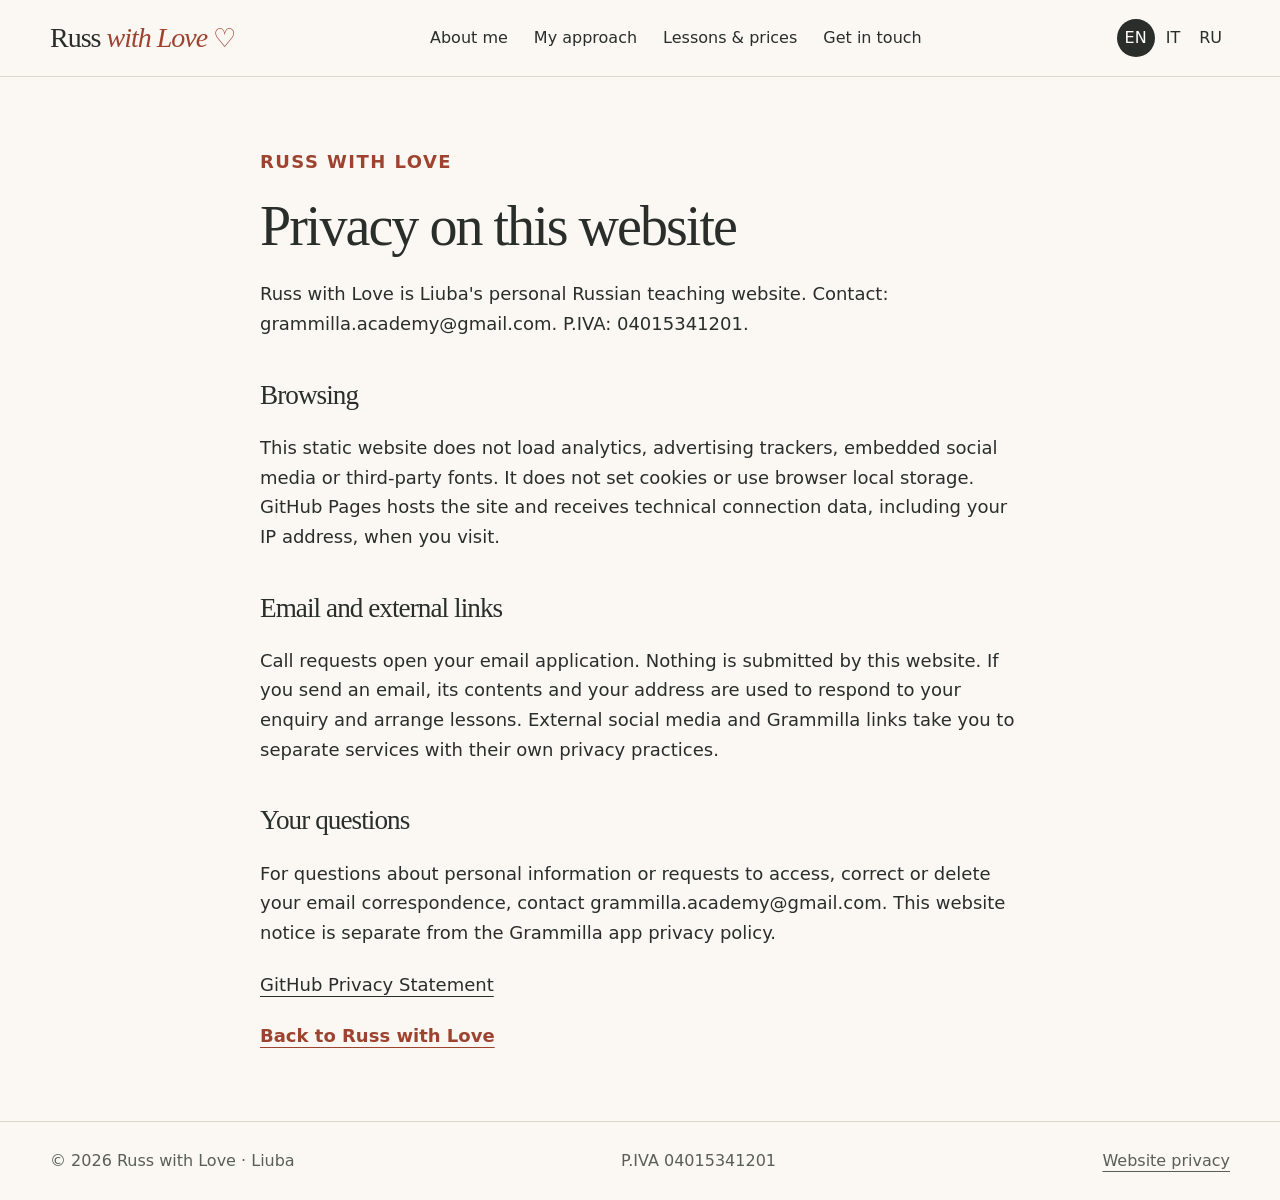
<file: privacy.html>
<!doctype html>
<html lang="en"><head><meta charset="utf-8"><meta name="viewport" content="width=device-width,initial-scale=1">
<title>Privacy on this website | Russ with Love</title><meta name="description" content="Russ with Love is Liuba&#x27;s personal Russian teaching website. Contact: grammilla.academy@gmail.com. P.IVA: 04015341201."><meta name="theme-color" content="#fbf8f3"><meta name="google-site-verification" content="zuluS6yuf3MvCARNWKIKWjeLZQMuFsAksyqGJu3H5Sc"><meta name="msvalidate.01" content="674CF7AF30E9AA2058EB2AFCB538A620">
<link rel="canonical" href="https://grammilla-academy.github.io/russ-with-love/privacy.html"><link rel="alternate" hreflang="en" href="https://grammilla-academy.github.io/russ-with-love/privacy.html"><link rel="alternate" hreflang="it" href="https://grammilla-academy.github.io/russ-with-love/it/privacy.html"><link rel="alternate" hreflang="ru" href="https://grammilla-academy.github.io/russ-with-love/ru/privacy.html"><link rel="alternate" hreflang="x-default" href="https://grammilla-academy.github.io/russ-with-love/privacy.html">
<meta property="og:type" content="website"><meta property="og:site_name" content="Russ with Love"><meta property="og:url" content="https://grammilla-academy.github.io/russ-with-love/privacy.html"><meta property="og:title" content="Privacy on this website | Russ with Love"><meta property="og:description" content="Russ with Love is Liuba&#x27;s personal Russian teaching website. Contact: grammilla.academy@gmail.com. P.IVA: 04015341201.">
<meta property="og:locale" content="en_GB"><meta property="og:image" content="https://grammilla-academy.github.io/russ-with-love/assets/social.jpg"><meta property="og:image:width" content="1200"><meta property="og:image:height" content="630"><meta property="og:image:alt" content="Liuba, Russian teacher, smiling beside a whiteboard where she introduces herself in Russian">
<meta name="twitter:card" content="summary_large_image"><meta name="twitter:title" content="Privacy on this website | Russ with Love"><meta name="twitter:description" content="Russ with Love is Liuba&#x27;s personal Russian teaching website. Contact: grammilla.academy@gmail.com. P.IVA: 04015341201."><meta name="twitter:image" content="https://grammilla-academy.github.io/russ-with-love/assets/social.jpg"><meta name="twitter:image:alt" content="Liuba, Russian teacher, smiling beside a whiteboard where she introduces herself in Russian">
<link rel="icon" type="image/svg+xml" href="./assets/favicon.svg"><link rel="icon" sizes="32x32" href="./assets/favicon.png"><link rel="stylesheet" href="./site.css?v=365578be5a"></head><body>
<a class="skip" href="#main">Skip to content</a><header><div class="wrap topbar"><a class="brand" href="./" lang="en">Russ <em>with Love</em><span class="heart" aria-hidden="true">♡</span></a>
<nav aria-label="About me / Get in touch"><a href="./#about">About me</a><a href="./#approach">My approach</a><a href="./#lessons">Lessons &amp; prices</a><a href="./#contact">Get in touch</a></nav>
<div class="languages" role="navigation" aria-label="Page language"><a lang="en" hreflang="en" href="./privacy.html" aria-current="page">EN</a><a lang="it" hreflang="it" href="./it/privacy.html">IT</a><a lang="ru" hreflang="ru" href="./ru/privacy.html">RU</a></div></div></header><main class="wrap privacy" id="main"><p class="eyebrow">Russ with Love</p><h1>Privacy on this website</h1><p>Russ with Love is Liuba&#x27;s personal Russian teaching website. Contact: grammilla.academy@gmail.com. P.IVA: 04015341201.</p><h2>Browsing</h2><p>This static website does not load analytics, advertising trackers, embedded social media or third-party fonts. It does not set cookies or use browser local storage. GitHub Pages hosts the site and receives technical connection data, including your IP address, when you visit.</p><h2>Email and external links</h2><p>Call requests open your email application. Nothing is submitted by this website. If you send an email, its contents and your address are used to respond to your enquiry and arrange lessons. External social media and Grammilla links take you to separate services with their own privacy practices.</p><h2>Your questions</h2><p>For questions about personal information or requests to access, correct or delete your email correspondence, contact grammilla.academy@gmail.com. This website notice is separate from the Grammilla app privacy policy.</p><p><a href="https://docs.github.com/en/site-policy/privacy-policies/github-general-privacy-statement">GitHub Privacy Statement</a></p><a class="text-link" href="./">Back to Russ with Love</a></main><footer><div class="wrap footer-row"><span>© 2026 Russ with Love · Liuba</span><span>P.IVA 04015341201</span><a href="./privacy.html">Website privacy</a></div></footer></body></html>
</file>
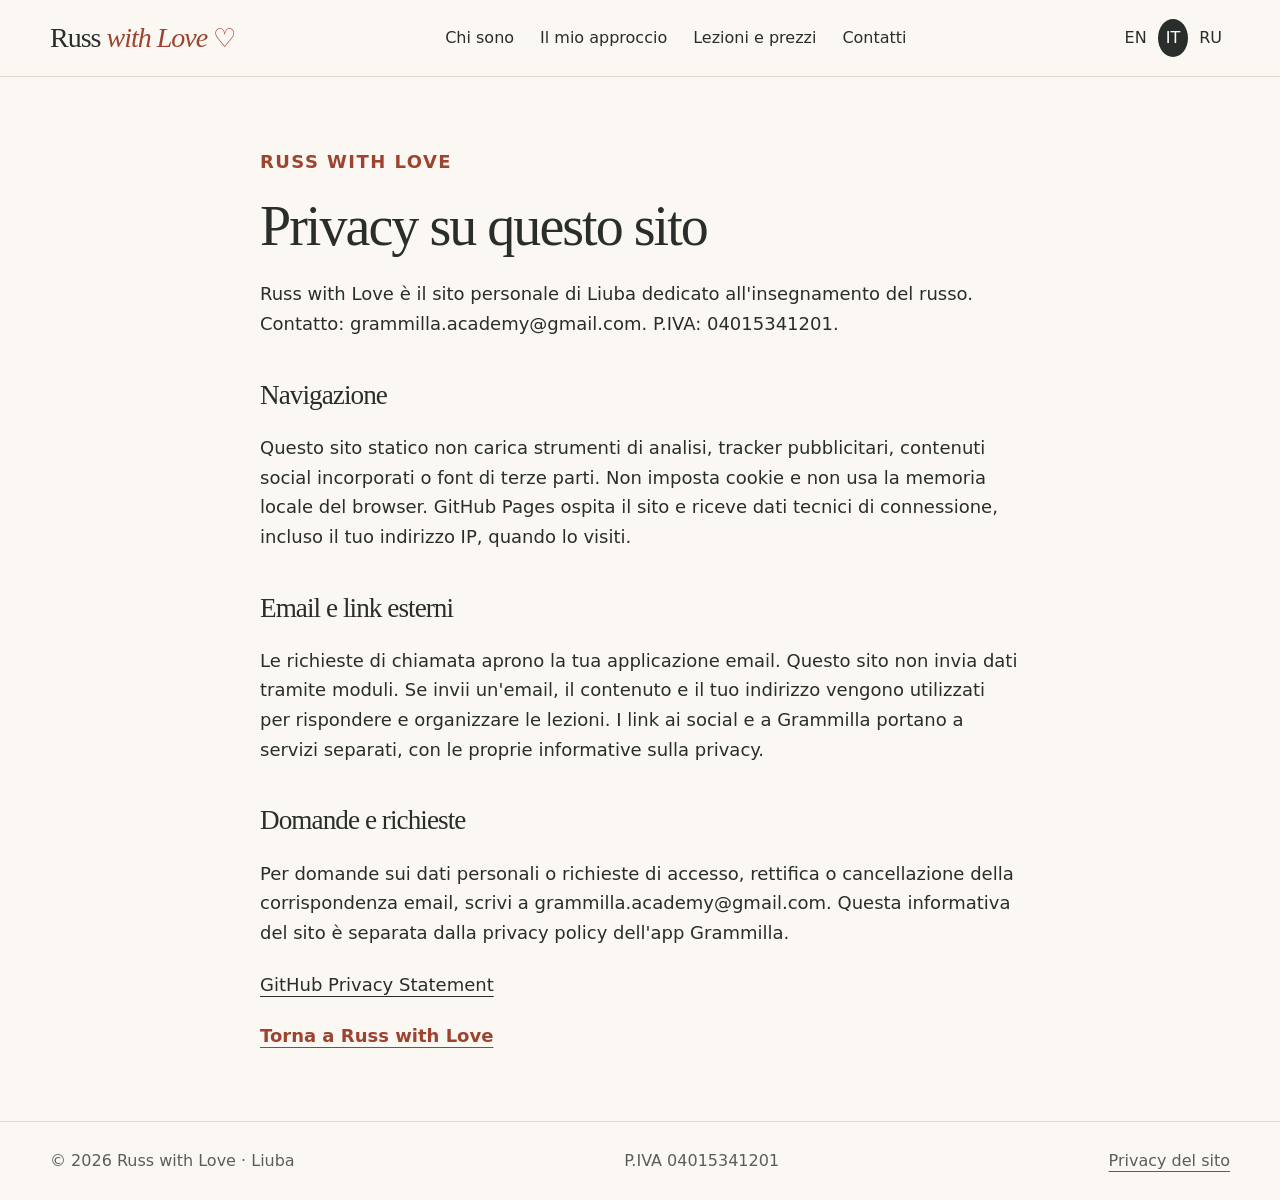
<file: it/privacy.html>
<!doctype html>
<html lang="it"><head><meta charset="utf-8"><meta name="viewport" content="width=device-width,initial-scale=1">
<title>Privacy su questo sito | Russ with Love</title><meta name="description" content="Russ with Love è il sito personale di Liuba dedicato all&#x27;insegnamento del russo. Contatto: grammilla.academy@gmail.com. P.IVA: 04015341201."><meta name="theme-color" content="#fbf8f3"><meta name="google-site-verification" content="zuluS6yuf3MvCARNWKIKWjeLZQMuFsAksyqGJu3H5Sc"><meta name="msvalidate.01" content="674CF7AF30E9AA2058EB2AFCB538A620">
<link rel="canonical" href="https://grammilla-academy.github.io/russ-with-love/it/privacy.html"><link rel="alternate" hreflang="en" href="https://grammilla-academy.github.io/russ-with-love/privacy.html"><link rel="alternate" hreflang="it" href="https://grammilla-academy.github.io/russ-with-love/it/privacy.html"><link rel="alternate" hreflang="ru" href="https://grammilla-academy.github.io/russ-with-love/ru/privacy.html"><link rel="alternate" hreflang="x-default" href="https://grammilla-academy.github.io/russ-with-love/privacy.html">
<meta property="og:type" content="website"><meta property="og:site_name" content="Russ with Love"><meta property="og:url" content="https://grammilla-academy.github.io/russ-with-love/it/privacy.html"><meta property="og:title" content="Privacy su questo sito | Russ with Love"><meta property="og:description" content="Russ with Love è il sito personale di Liuba dedicato all&#x27;insegnamento del russo. Contatto: grammilla.academy@gmail.com. P.IVA: 04015341201.">
<meta property="og:locale" content="it_IT"><meta property="og:image" content="https://grammilla-academy.github.io/russ-with-love/assets/social.jpg"><meta property="og:image:width" content="1200"><meta property="og:image:height" content="630"><meta property="og:image:alt" content="Liuba, insegnante di russo, sorride accanto a una lavagna sulla quale si presenta in russo">
<meta name="twitter:card" content="summary_large_image"><meta name="twitter:title" content="Privacy su questo sito | Russ with Love"><meta name="twitter:description" content="Russ with Love è il sito personale di Liuba dedicato all&#x27;insegnamento del russo. Contatto: grammilla.academy@gmail.com. P.IVA: 04015341201."><meta name="twitter:image" content="https://grammilla-academy.github.io/russ-with-love/assets/social.jpg"><meta name="twitter:image:alt" content="Liuba, insegnante di russo, sorride accanto a una lavagna sulla quale si presenta in russo">
<link rel="icon" type="image/svg+xml" href="../assets/favicon.svg"><link rel="icon" sizes="32x32" href="../assets/favicon.png"><link rel="stylesheet" href="../site.css?v=365578be5a"></head><body>
<a class="skip" href="#main">Vai al contenuto</a><header><div class="wrap topbar"><a class="brand" href="./" lang="en">Russ <em>with Love</em><span class="heart" aria-hidden="true">♡</span></a>
<nav aria-label="Chi sono / Contatti"><a href="./#about">Chi sono</a><a href="./#approach">Il mio approccio</a><a href="./#lessons">Lezioni e prezzi</a><a href="./#contact">Contatti</a></nav>
<div class="languages" role="navigation" aria-label="Lingua della pagina"><a lang="en" hreflang="en" href="../privacy.html">EN</a><a lang="it" hreflang="it" href="../it/privacy.html" aria-current="page">IT</a><a lang="ru" hreflang="ru" href="../ru/privacy.html">RU</a></div></div></header><main class="wrap privacy" id="main"><p class="eyebrow">Russ with Love</p><h1>Privacy su questo sito</h1><p>Russ with Love è il sito personale di Liuba dedicato all&#x27;insegnamento del russo. Contatto: grammilla.academy@gmail.com. P.IVA: 04015341201.</p><h2>Navigazione</h2><p>Questo sito statico non carica strumenti di analisi, tracker pubblicitari, contenuti social incorporati o font di terze parti. Non imposta cookie e non usa la memoria locale del browser. GitHub Pages ospita il sito e riceve dati tecnici di connessione, incluso il tuo indirizzo IP, quando lo visiti.</p><h2>Email e link esterni</h2><p>Le richieste di chiamata aprono la tua applicazione email. Questo sito non invia dati tramite moduli. Se invii un&#x27;email, il contenuto e il tuo indirizzo vengono utilizzati per rispondere e organizzare le lezioni. I link ai social e a Grammilla portano a servizi separati, con le proprie informative sulla privacy.</p><h2>Domande e richieste</h2><p>Per domande sui dati personali o richieste di accesso, rettifica o cancellazione della corrispondenza email, scrivi a grammilla.academy@gmail.com. Questa informativa del sito è separata dalla privacy policy dell&#x27;app Grammilla.</p><p><a href="https://docs.github.com/en/site-policy/privacy-policies/github-general-privacy-statement">GitHub Privacy Statement</a></p><a class="text-link" href="./">Torna a Russ with Love</a></main><footer><div class="wrap footer-row"><span>© 2026 Russ with Love · Liuba</span><span>P.IVA 04015341201</span><a href="./privacy.html">Privacy del sito</a></div></footer></body></html>
</file>
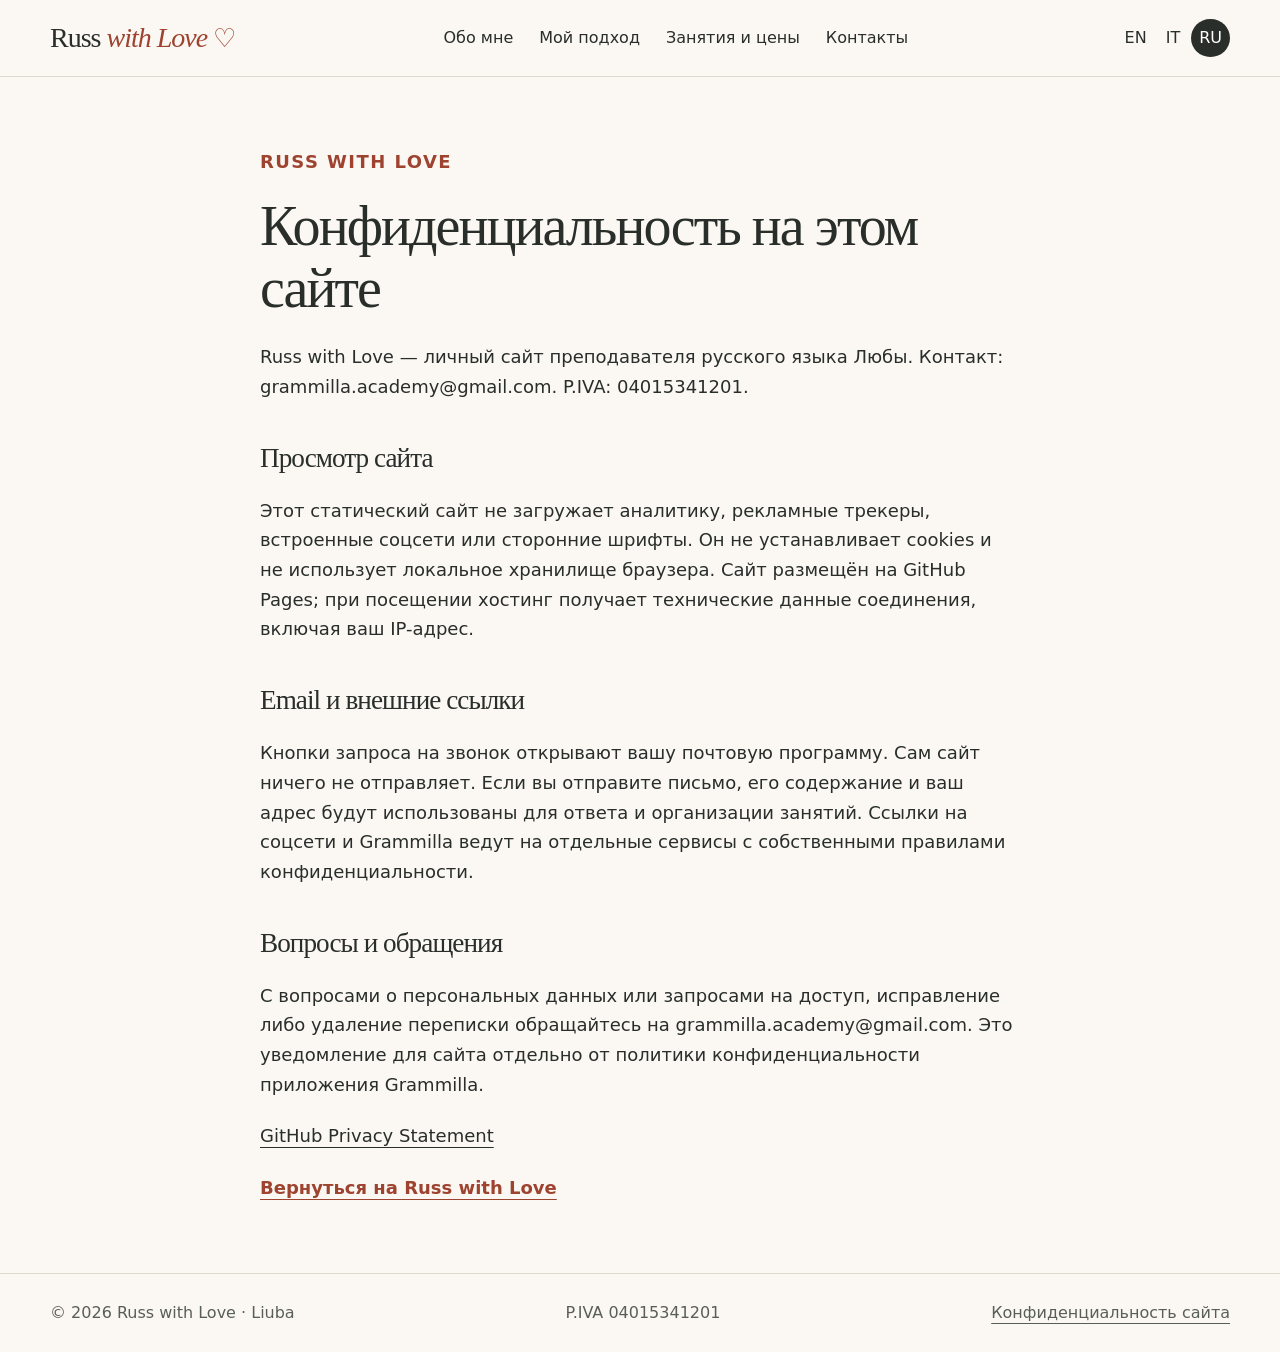
<file: ru/privacy.html>
<!doctype html>
<html lang="ru"><head><meta charset="utf-8"><meta name="viewport" content="width=device-width,initial-scale=1">
<title>Конфиденциальность на этом сайте | Russ with Love</title><meta name="description" content="Russ with Love — личный сайт преподавателя русского языка Любы. Контакт: grammilla.academy@gmail.com. P.IVA: 04015341201."><meta name="theme-color" content="#fbf8f3"><meta name="google-site-verification" content="zuluS6yuf3MvCARNWKIKWjeLZQMuFsAksyqGJu3H5Sc"><meta name="msvalidate.01" content="674CF7AF30E9AA2058EB2AFCB538A620">
<link rel="canonical" href="https://grammilla-academy.github.io/russ-with-love/ru/privacy.html"><link rel="alternate" hreflang="en" href="https://grammilla-academy.github.io/russ-with-love/privacy.html"><link rel="alternate" hreflang="it" href="https://grammilla-academy.github.io/russ-with-love/it/privacy.html"><link rel="alternate" hreflang="ru" href="https://grammilla-academy.github.io/russ-with-love/ru/privacy.html"><link rel="alternate" hreflang="x-default" href="https://grammilla-academy.github.io/russ-with-love/privacy.html">
<meta property="og:type" content="website"><meta property="og:site_name" content="Russ with Love"><meta property="og:url" content="https://grammilla-academy.github.io/russ-with-love/ru/privacy.html"><meta property="og:title" content="Конфиденциальность на этом сайте | Russ with Love"><meta property="og:description" content="Russ with Love — личный сайт преподавателя русского языка Любы. Контакт: grammilla.academy@gmail.com. P.IVA: 04015341201.">
<meta property="og:locale" content="ru_RU"><meta property="og:image" content="https://grammilla-academy.github.io/russ-with-love/assets/social.jpg"><meta property="og:image:width" content="1200"><meta property="og:image:height" content="630"><meta property="og:image:alt" content="Преподаватель русского языка Люба улыбается у доски с надписью «Привет! Меня зовут Люба»">
<meta name="twitter:card" content="summary_large_image"><meta name="twitter:title" content="Конфиденциальность на этом сайте | Russ with Love"><meta name="twitter:description" content="Russ with Love — личный сайт преподавателя русского языка Любы. Контакт: grammilla.academy@gmail.com. P.IVA: 04015341201."><meta name="twitter:image" content="https://grammilla-academy.github.io/russ-with-love/assets/social.jpg"><meta name="twitter:image:alt" content="Преподаватель русского языка Люба улыбается у доски с надписью «Привет! Меня зовут Люба»">
<link rel="icon" type="image/svg+xml" href="../assets/favicon.svg"><link rel="icon" sizes="32x32" href="../assets/favicon.png"><link rel="stylesheet" href="../site.css?v=365578be5a"></head><body>
<a class="skip" href="#main">Перейти к содержанию</a><header><div class="wrap topbar"><a class="brand" href="./" lang="en">Russ <em>with Love</em><span class="heart" aria-hidden="true">♡</span></a>
<nav aria-label="Обо мне / Контакты"><a href="./#about">Обо мне</a><a href="./#approach">Мой подход</a><a href="./#lessons">Занятия и цены</a><a href="./#contact">Контакты</a></nav>
<div class="languages" role="navigation" aria-label="Язык страницы"><a lang="en" hreflang="en" href="../privacy.html">EN</a><a lang="it" hreflang="it" href="../it/privacy.html">IT</a><a lang="ru" hreflang="ru" href="../ru/privacy.html" aria-current="page">RU</a></div></div></header><main class="wrap privacy" id="main"><p class="eyebrow">Russ with Love</p><h1>Конфиденциальность на этом сайте</h1><p>Russ with Love — личный сайт преподавателя русского языка Любы. Контакт: grammilla.academy@gmail.com. P.IVA: 04015341201.</p><h2>Просмотр сайта</h2><p>Этот статический сайт не загружает аналитику, рекламные трекеры, встроенные соцсети или сторонние шрифты. Он не устанавливает cookies и не использует локальное хранилище браузера. Сайт размещён на GitHub Pages; при посещении хостинг получает технические данные соединения, включая ваш IP-адрес.</p><h2>Email и внешние ссылки</h2><p>Кнопки запроса на звонок открывают вашу почтовую программу. Сам сайт ничего не отправляет. Если вы отправите письмо, его содержание и ваш адрес будут использованы для ответа и организации занятий. Ссылки на соцсети и Grammilla ведут на отдельные сервисы с собственными правилами конфиденциальности.</p><h2>Вопросы и обращения</h2><p>С вопросами о персональных данных или запросами на доступ, исправление либо удаление переписки обращайтесь на grammilla.academy@gmail.com. Это уведомление для сайта отдельно от политики конфиденциальности приложения Grammilla.</p><p><a href="https://docs.github.com/en/site-policy/privacy-policies/github-general-privacy-statement">GitHub Privacy Statement</a></p><a class="text-link" href="./">Вернуться на Russ with Love</a></main><footer><div class="wrap footer-row"><span>© 2026 Russ with Love · Liuba</span><span>P.IVA 04015341201</span><a href="./privacy.html">Конфиденциальность сайта</a></div></footer></body></html>
</file>
<file: site.css>
:root{--paper:#fbf8f3;--ink:#292e2b;--muted:#595f58;--rust:#9e4330;--line:#d9d9cd;--sage:#e7eadd;--white:#fff;--serif:Georgia,'Times New Roman',serif}*{box-sizing:border-box}html{scroll-behavior:smooth;scroll-padding-top:110px}body{margin:0;background:var(--paper);color:var(--ink);font:1.0625rem/1.7 system-ui,-apple-system,'Segoe UI',sans-serif}a{color:inherit;text-underline-offset:5px}a:hover{color:var(--rust)}a:focus-visible,summary:focus-visible{outline:3px solid #27606c;outline-offset:6px;border-radius:3px}.wrap{width:min(1180px,calc(100% - 72px));margin:auto}.skip{position:absolute;top:-100px;left:20px;z-index:9;background:white;padding:12px}.skip:focus{top:12px}header{border-bottom:1px solid var(--line);background:var(--paper)}.topbar{display:flex;align-items:center;justify-content:space-between;gap:25px;min-height:102px}.brand{font:1.75rem var(--serif);text-decoration:none;white-space:nowrap;letter-spacing:-1px}.brand em{color:var(--rust)}.brand .heart{display:inline-block;font:1.6rem var(--serif);margin-left:6px;color:var(--rust)}nav{display:flex;gap:26px;align-items:center}nav a{font-size:.94rem;text-decoration:none}.languages{display:flex;gap:3px}.languages a{font-size:.875rem;padding:6px 8px;text-decoration:none}.languages [aria-current]{background:var(--ink);color:#fff;border-radius:50%}.hero{display:grid;grid-template-columns:1.05fr 1fr;align-items:center;gap:68px;padding:74px 0 65px}.eyebrow{font-size:.8125rem;letter-spacing:.15em;text-transform:uppercase;color:var(--rust);font-weight:650;margin:0 0 18px}h1,h2,h3{font-family:var(--serif);font-weight:400;line-height:1.08;margin:0;letter-spacing:-.035em}h1{font-size:clamp(3.1rem,5.3vw,4.65rem)}h1 em{color:var(--rust);font-weight:400}h2{font-size:clamp(2.5rem,4vw,3.6rem)}h3{font-size:1.8rem}p{margin:22px 0}.hero p{font-size:1rem;line-height:1.65}.hero .experience{font-size:.875rem;color:var(--muted);margin:24px 0}.button{display:inline-flex;align-items:center;justify-content:center;text-align:center;min-height:53px;padding:14px 24px;background:var(--rust);color:#fff;border:1px solid var(--rust);border-radius:5px;text-decoration:none;font-size:.94rem;font-weight:600;line-height:1.45}.button:hover{background:#7f3425;color:#fff}.hero .note{font-size:.8125rem;color:var(--muted);margin:12px 0 0}.portrait{margin:0;position:relative}.portrait img{display:block;width:100%;height:auto}.portrait figcaption{font-size:.875rem;color:var(--muted);text-align:center;margin-top:15px}.intro-line{border-top:1px solid var(--line);border-bottom:1px solid var(--line);padding:24px 0;display:flex;justify-content:space-between;gap:25px;color:var(--muted);font-size:.875rem}.section{padding:90px 0}.about{display:grid;grid-template-columns:.8fr 1.2fr;gap:95px}.about .aside{border-top:1px solid var(--rust);margin-top:35px;padding-top:22px;font:italic 1.5rem/1.5 var(--serif);color:var(--rust);max-width:300px}.about .body p:first-child{margin-top:0;font-size:1.25rem}.body p{font-size:1rem}.tint{background:var(--sage)}.section-heading{max-width:740px;margin-bottom:40px}.section-heading p{color:var(--muted)}.audience{display:grid;grid-template-columns:repeat(4,1fr);gap:30px}.audience article{border-top:1px solid #9ca58f;padding-top:24px}.audience h3{font-size:1.6rem;line-height:1.2}.audience p{font-size:.96rem;margin-bottom:0}.approach{display:grid;grid-template-columns:1fr 1fr;gap:95px;align-items:start}.approach .steps{font:italic clamp(2.2rem,4vw,3.4rem)/1.35 var(--serif);color:var(--rust);margin-top:22px}.formats{display:grid;grid-template-columns:1fr 1fr;gap:26px}.format{border:1px solid var(--line);padding:38px;border-radius:8px;background:#fffdf9}.format .tag{font-size:.8125rem;letter-spacing:.1em;text-transform:uppercase;color:var(--rust);font-weight:600}.format h3{margin-top:19px;font-size:2.3rem}.format .meta{border-top:1px solid var(--line);padding-top:20px;color:var(--muted);font-size:.875rem}.format p{font-size:1rem}.price-note{margin-top:28px;color:var(--muted)}.practical{display:grid;grid-template-columns:.85fr 1.15fr;gap:90px}.practical ul{list-style:none;padding:0;margin:0}.practical li{padding:20px 0;border-bottom:1px solid var(--line);font-size:1rem}.practical li:first-child{padding-top:0}.practical strong{display:block;font-weight:600;margin-bottom:5px}.call{background:#293e38;color:#fcfaf5}.call-grid{display:grid;grid-template-columns:.9fr 1.1fr;gap:90px}.call .eyebrow{color:#eeb29a}.call h2{font-size:clamp(2.8rem,4vw,3.9rem)}.call .button{background:#f0b69e;color:#29352f;border-color:#f0b69e;margin-top:10px}.call .button:hover{background:#f8cfbc}.call .note{font-size:.875rem;color:#e0e6dc}.call .body p:first-child{margin-top:0}.app-block{display:grid;grid-template-columns:.85fr 1.15fr;gap:90px;border-bottom:1px solid var(--line)}.app-name{font:italic 3.6rem var(--serif);color:var(--rust);margin:15px 0}.text-link{font-weight:600;color:var(--rust)}.faq{max-width:850px}.faq h2{margin-bottom:35px}.faq details{border-bottom:1px solid var(--line);padding:20px 0}.faq summary{cursor:pointer;font-size:1.1rem;font-weight:550}.faq details p{font-size:1rem}.contact{display:grid;grid-template-columns:1fr 1fr;gap:90px;padding-top:65px;padding-bottom:65px;border-top:1px solid var(--line)}.contact h2{font-size:2.5rem}.contact p{font-size:1rem}.socials{display:flex;gap:10px 24px;flex-wrap:wrap}.socials a{display:inline-flex;align-items:center;gap:8px;font-size:.94rem}.socials svg{width:19px;height:19px;fill:currentColor;flex-shrink:0}footer{padding:26px 0;border-top:1px solid var(--line);font-size:.875rem;color:var(--muted)}.footer-row{display:flex;justify-content:space-between;gap:20px;flex-wrap:wrap}.privacy{max-width:760px;padding:70px 0}.privacy h2{font-size:1.7rem;margin-top:40px}.privacy h1{font-size:3.5rem}.privacy p{font-size:1rem}@media(min-width:1500px){.hero{padding-top:95px;padding-bottom:85px}}@media(max-width:1000px){.wrap{width:calc(100% - 44px)}nav{gap:15px}.hero{gap:35px}.about,.approach,.practical,.call-grid,.app-block,.contact{gap:40px}.audience{grid-template-columns:1fr 1fr}h1{font-size:3.5rem}.hero{padding-top:45px}.format{padding:28px}}@media(max-width:740px){html{scroll-padding-top:20px}.wrap{width:calc(100% - 36px)}.topbar{flex-wrap:wrap;gap:15px;padding:20px 0;min-height:0}.brand{font-size:1.6rem}nav{order:3;width:100%;justify-content:space-between;gap:10px}nav a{font-size:.875rem}.hero{grid-template-columns:1fr;padding:40px 0;gap:35px}h1{font-size:clamp(3rem,12vw,4.3rem)}.hero .portrait{max-width:460px;width:100%;margin:auto}.hero p{font-size:1rem}.intro-line{flex-wrap:wrap;gap:8px 22px;padding:20px 0}.section{padding:60px 0}.about,.approach,.practical,.call-grid,.app-block,.contact,.formats{grid-template-columns:1fr;gap:30px}.about .aside{display:none}.audience{gap:28px 20px}.audience h3{font-size:1.45rem}.format h3{font-size:2rem}.section-heading{margin-bottom:30px}.call h2{font-size:3rem}.contact{padding-top:50px;padding-bottom:50px}.footer-row{gap:12px}.privacy h1{font-size:2.8rem}}@media(max-width:380px){.audience{grid-template-columns:1fr}.button{padding:13px 17px;font-size:.9rem}.languages a{padding:6px}.brand{font-size:1.4rem}}@media(prefers-reduced-motion:reduce){html{scroll-behavior:auto}}
:root{color-scheme:light}.sr-only{position:absolute;width:1px;height:1px;padding:0;margin:-1px;overflow:hidden;clip:rect(0,0,0,0);white-space:nowrap;border:0}.lessons{border-top:1px solid var(--line)}.pricing{margin-top:44px;max-width:850px}.pricing h3{font-size:1.8rem;letter-spacing:-.02em}.time{font-size:.875rem;color:var(--muted)}.table-scroll{overflow-x:auto}table{width:100%;border-collapse:collapse;font-size:1rem;text-align:left}th,td{padding:15px 18px;border-bottom:1px solid var(--line)}thead{background:var(--sage)}thead th{font-weight:600}tbody th{font-weight:400}td{font-variant-numeric:tabular-nums;font-weight:600;white-space:nowrap}.pair-intro{margin-top:60px;max-width:730px}.pair-intro p{font-size:1rem}.review-grid{display:grid;grid-template-columns:repeat(3,1fr);gap:30px}.review-grid figure{margin:0;border-top:1px solid var(--rust);padding-top:20px}.review-grid blockquote{margin:0}.review-grid blockquote p{font:1.3rem/1.55 var(--serif);margin-top:0}.review-grid figcaption{font-weight:600;font-size:1rem}.review-grid figcaption span{display:block;color:var(--muted);font-weight:400;font-size:.875rem}.email{overflow-wrap:anywhere}@media(max-width:740px){.review-grid{grid-template-columns:1fr;gap:35px}th,td{padding:13px 10px;font-size:.9rem}.pricing h3{font-size:1.65rem}.pair-intro{margin-top:45px}}
@media(max-width:740px){.hero{gap:22px}.hero>div{display:contents}.hero .eyebrow{order:0;margin:0}.hero h1{order:1}.hero .portrait{order:2;margin:8px auto 14px;max-width:390px}.hero>div>p:not(.eyebrow){order:3;margin:0}.hero>div>.experience{order:4!important;margin:2px 0!important}.hero>div>.button{order:5;justify-self:start}.hero>div>.note{order:6!important}.hero>div>.note{font-size:.875rem}.topbar nav{display:grid;grid-template-columns:repeat(4,1fr);align-items:start}.topbar nav a{line-height:1.5}}
/* Reading balance and a complete portrait in the opening viewport. */
body{font-size:1.125rem;line-height:1.65}
.topbar{min-height:76px}
nav a,.languages a{font-size:1rem}
h1{font-size:clamp(2.25rem,3.3vw,3rem);line-height:1.12}
h2,.call h2{font-size:clamp(2rem,2.8vw,2.5rem);line-height:1.18}
h3,.format h3{font-size:1.75rem;line-height:1.22}
.eyebrow,.format .tag{font-size:1rem;letter-spacing:.08em}
.hero{grid-template-columns:1.18fr .82fr;gap:48px;padding:28px 0 32px}
.hero .eyebrow{margin:0 0 12px}
.hero p{font-size:1.125rem;line-height:1.55;margin:16px 0}
.hero .experience{font-size:1rem;margin:16px 0}
.hero .note{font-size:1rem;line-height:1.5;margin:10px 0 0}
.portrait{width:100%;max-width:min(430px,calc(100svh - 200px));justify-self:center}
.portrait figcaption{font-size:1rem;line-height:1.5;margin-top:12px}
.button,.socials a{font-size:1rem}
.body p,.format p,.audience p,.practical li,.faq details p,.contact p,.privacy p,.pair-intro p{font-size:1.125rem}
.about .body p:first-child{font-size:1.25rem}
.intro-line,.format .meta,.time,.call .note,.review-grid figcaption span,footer{font-size:1rem}
.format h3{margin-top:16px}
.approach .steps{font-size:clamp(1.75rem,2.7vw,2.35rem)}
.app-name{font-size:2.75rem}
.contact h2{font-size:2.25rem}
@media(max-width:1000px){.hero{gap:30px}.hero h1{font-size:2.25rem}}
@media(max-width:740px){
  .topbar{min-height:0;padding:14px 0;gap:12px}
  .hero{grid-template-columns:1fr;padding:25px 0 36px;gap:16px}
  .hero h1{font-size:clamp(2rem,8vw,2.5rem)}
  .hero .eyebrow{margin:0;font-size:1rem}
  .hero .portrait{max-width:min(340px,calc(100svh - 350px));margin:0 auto 6px}
  .hero>div>p:not(.eyebrow){margin:0}
  .hero>div>.note{font-size:1rem}
  .hero .button{justify-self:stretch}
  .topbar nav a{font-size:1rem}
  .format h3{font-size:1.75rem}
  .call h2{font-size:2.25rem}
  th,td{font-size:1rem;padding:13px 8px}
}
</file>
